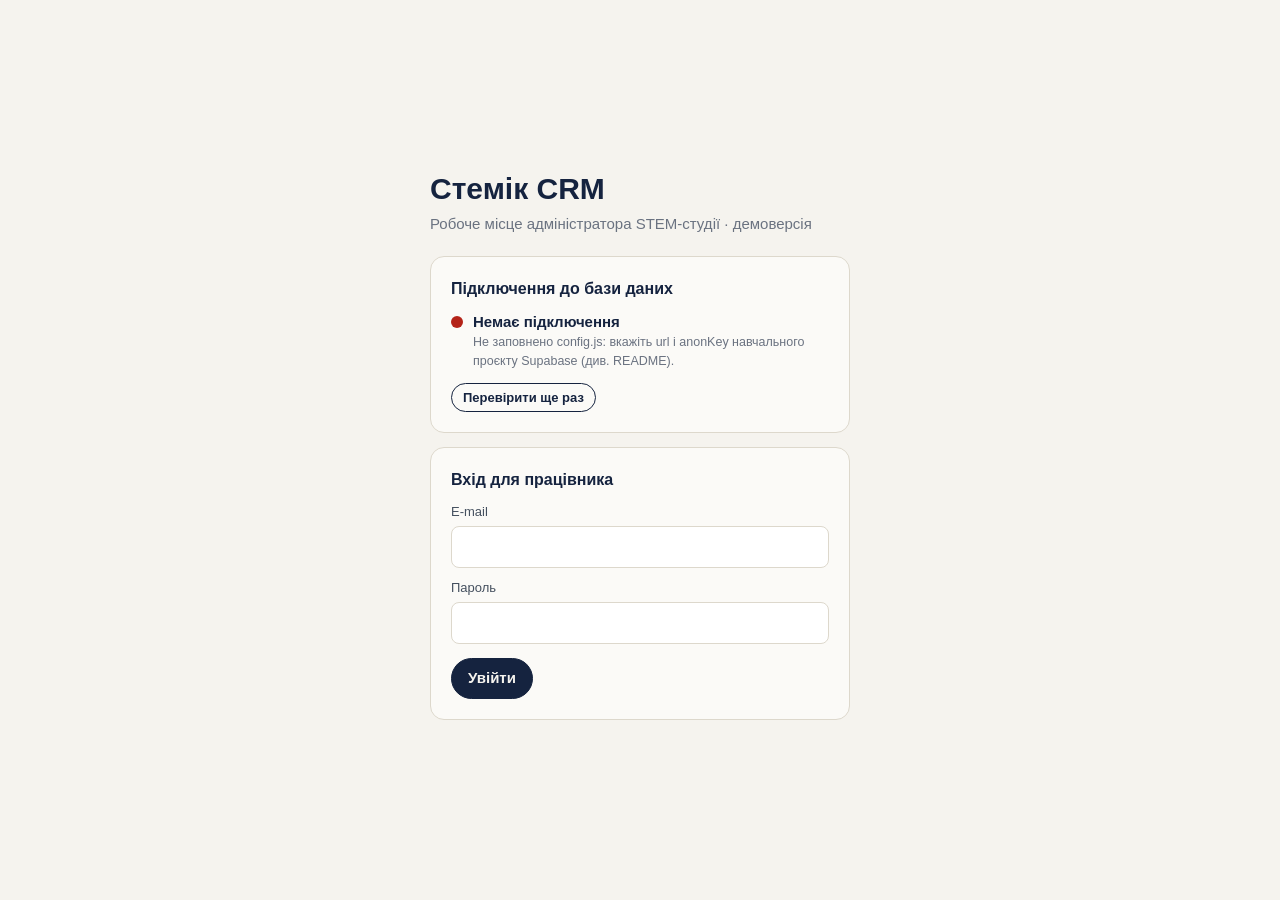
<file: crm-demo/index.html>
<!doctype html>
<html lang="uk">
<head>
<meta charset="utf-8">
<meta name="viewport" content="width=device-width, initial-scale=1">
<title>Стемік CRM</title>
<link rel="stylesheet" href="app.css">
<script src="config.js"></script>
<script src="search_sql.js"></script>
</head>
<body>

<!-- ============ Вхід ============ -->
<section id="login" class="login">
  <div class="login-box">
    <div class="brand">Стемік CRM</div>
    <div class="sub">Робоче місце адміністратора STEM-студії · демоверсія</div>

    <div class="panel">
      <h3>Підключення до бази даних</h3>
      <div class="ping"><span class="dot" id="pingDot"></span>
        <div id="pingText">Перевіряю підключення…</div></div>
      <p style="margin:12px 0 0"><button class="btn ghost sm" id="pingBtn" type="button">Перевірити ще раз</button></p>
    </div>

    <form class="panel" id="loginForm">
      <h3>Вхід для працівника</h3>
      <label for="email">E-mail</label>
      <input id="email" type="email" autocomplete="username" required>
      <label for="password">Пароль</label>
      <input id="password" type="password" autocomplete="current-password" required>
      <p style="margin:14px 0 0"><button class="btn" type="submit">Увійти</button></p>
      <div id="loginErr" class="err" hidden></div>
    </form>
  </div>
</section>

<!-- ============ Застосунок ============ -->
<div id="app" hidden>
  <header class="top"><div class="in">
    <div class="brand">Стемік <small>CRM · адміністратор</small></div>
    <nav id="nav">
      <button data-view="home">Огляд дня</button>
      <button data-view="students">Учні</button>
      <button data-view="schedule">Розклад</button>
      <button data-view="subs">Абонементи</button>
      <button data-view="debtors">Боржники</button>
    </nav>
    <div class="me"><span id="me"></span><button class="btn sm" id="logout" type="button">Вийти</button></div>
  </div></header>
  <main id="view"></main>
</div>

<div id="overlay" class="overlay" hidden><div class="drawer" id="drawer"></div></div>
<div id="toast" class="toast" hidden></div>

<script src="app.js"></script>
</body>
</html>
</file>
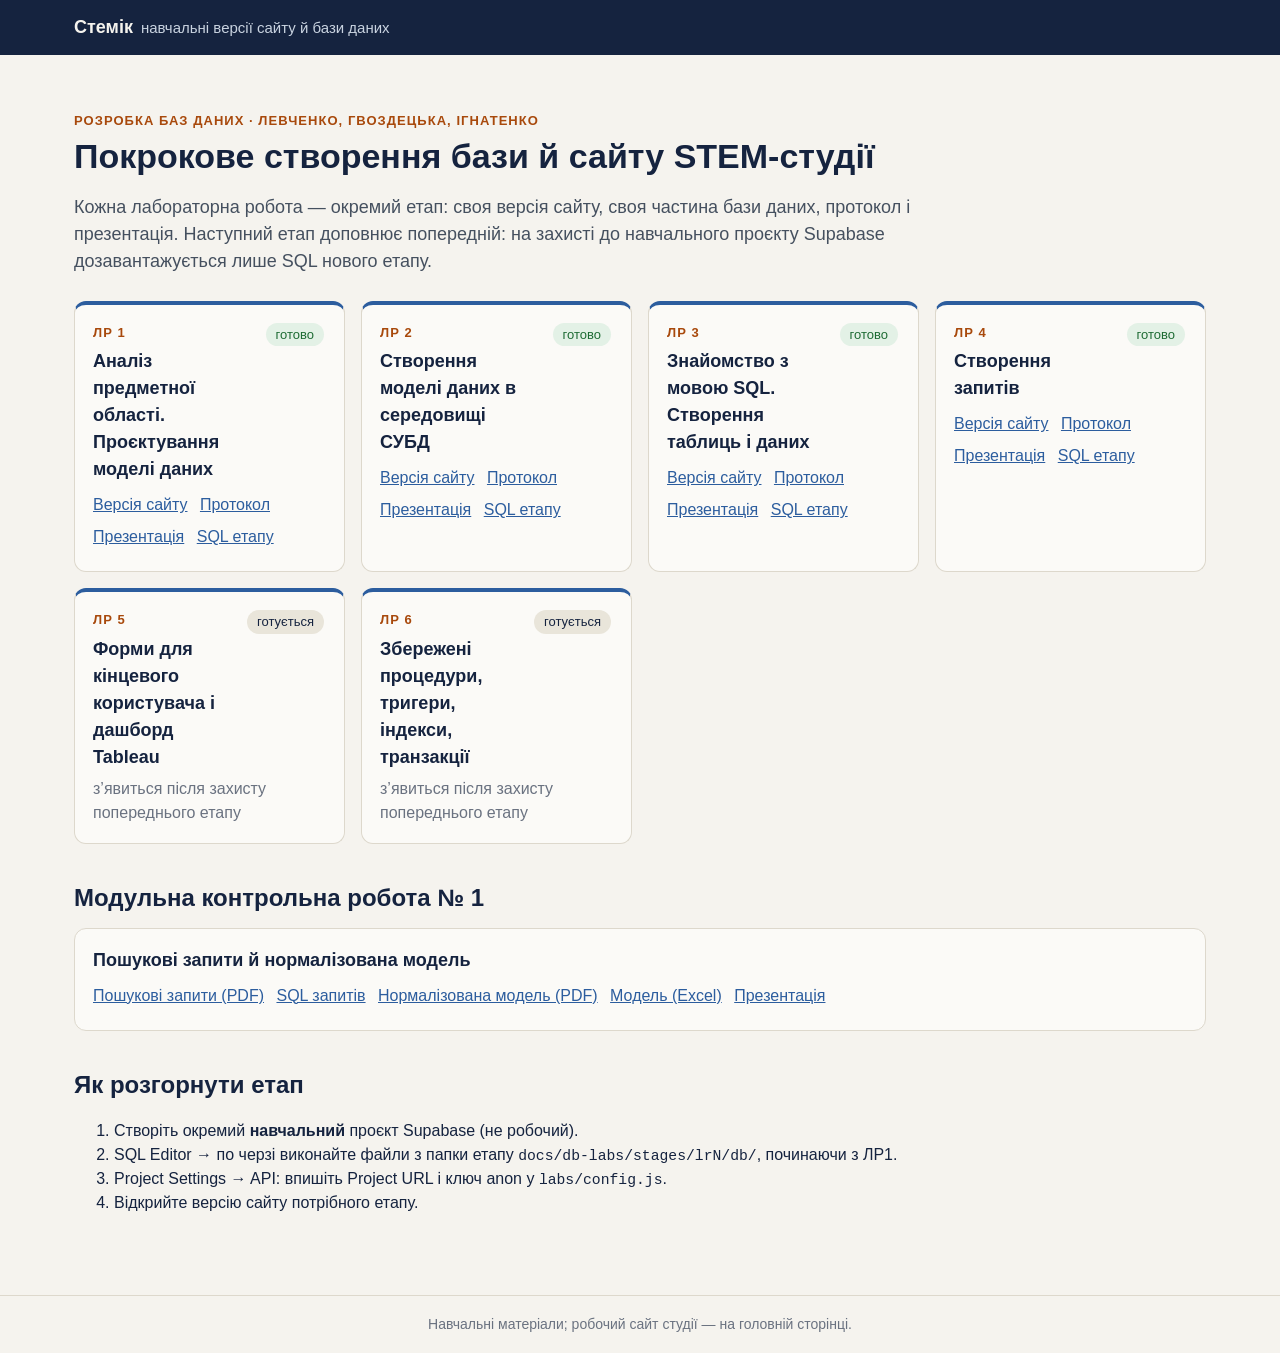
<file: labs/index.html>
<!doctype html>
<html lang="uk">
<head>
<meta charset="utf-8">
<meta name="viewport" content="width=device-width, initial-scale=1">
<title>Стемік · етапи лабораторних робіт</title>
<link rel="stylesheet" href="assets/lab.css">
<script src="stages.js"></script>
</head>
<body>
<header class="top"><div class="wrap"><span class="brand">Стемік<small>навчальні версії сайту й бази даних</small></span></div></header>
<main class="wrap">
  <section class="hero">
    <div class="eyebrow">Розробка баз даних · Левченко, Гвоздецька, Ігнатенко</div>
    <h1>Покрокове створення бази й сайту STEM-студії</h1>
    <p class="lead">Кожна лабораторна робота — окремий етап: своя версія сайту, своя частина бази даних, протокол і презентація. Наступний етап доповнює попередній: на захисті до навчального проєкту Supabase дозавантажується лише SQL нового етапу.</p>
  </section>
  <div class="grid" id="stages"></div>

  <h2>Модульна контрольна робота № 1</h2>
  <div class="card">
    <h3>Пошукові запити й нормалізована модель</h3>
    <p class="files">
      <a href="../docs/db-labs/mkr1/МКР1_Пошукові_запити.pdf">Пошукові запити (PDF)</a>
      <a href="../docs/db-labs/mkr1/mkr1_queries.sql">SQL запитів</a>
      <a href="../docs/db-labs/mkr1/МКР1_Нормалізована_модель.pdf">Нормалізована модель (PDF)</a>
      <a href="../docs/db-labs/mkr1/МКР1_Нормалізована_модель.xlsx">Модель (Excel)</a>
      <a href="../docs/db-labs/mkr1/МКР1_Презентація.pptx">Презентація</a>
    </p>
  </div>

  <h2>Як розгорнути етап</h2>
  <ol>
    <li>Створіть окремий <b>навчальний</b> проєкт Supabase (не робочий).</li>
    <li>SQL Editor → по черзі виконайте файли з папки етапу <code>docs/db-labs/stages/lrN/db/</code>, починаючи з ЛР1.</li>
    <li>Project Settings → API: впишіть Project URL і ключ anon у <code>labs/config.js</code>.</li>
    <li>Відкрийте версію сайту потрібного етапу.</li>
  </ol>
</main>
<footer>Навчальні матеріали; робочий сайт студії — на головній сторінці.</footer>
<script>
const S = [
  { n: 1, title: 'Аналіз предметної області. Проєктування моделі даних', report: 'Звіт_ЛР1_Розробка_БД' },
  { n: 2, title: 'Створення моделі даних в середовищі СУБД', report: 'Звіт_ЛР2_Розробка_БД' },
  { n: 3, title: 'Знайомство з мовою SQL. Створення таблиць і даних', report: 'Звіт_ЛР3_Розробка_БД' },
  { n: 4, title: 'Створення запитів', report: 'Звіт_ЛР4_Розробка_БД' },
  { n: 5, title: 'Форми для кінцевого користувача і дашборд Tableau', ready: false },
  { n: 6, title: 'Збережені процедури, тригери, індекси, транзакції', ready: false },
];
S.forEach((s) => { s.ready = s.n <= (window.LAB_PUBLISHED || 0); });
document.getElementById('stages').innerHTML = S.map((s) => `
  <div class="card accent stage-card">
    <span class="tag state ${s.ready ? 'ok' : ''}">${s.ready ? 'готово' : 'готується'}</span>
    <div class="eyebrow">ЛР ${s.n}</div>
    <h3 style="margin-top:6px;padding-right:90px">${s.title}</h3>
    <p class="files">${s.ready ? `<a href="lr${s.n}/">Версія сайту</a>
      <a href="../docs/db-labs/${s.report}.pdf">Протокол</a>
      <a href="../docs/db-labs/Презентація_ЛР${s.n}.pptx">Презентація</a>
      <a href="../docs/db-labs/stages/lr${s.n}/">SQL етапу</a>` : '<span style="color:var(--muted)">з’явиться після захисту попереднього етапу</span>'}</p>
  </div>`).join('');
</script>
</body>
</html>
</file>
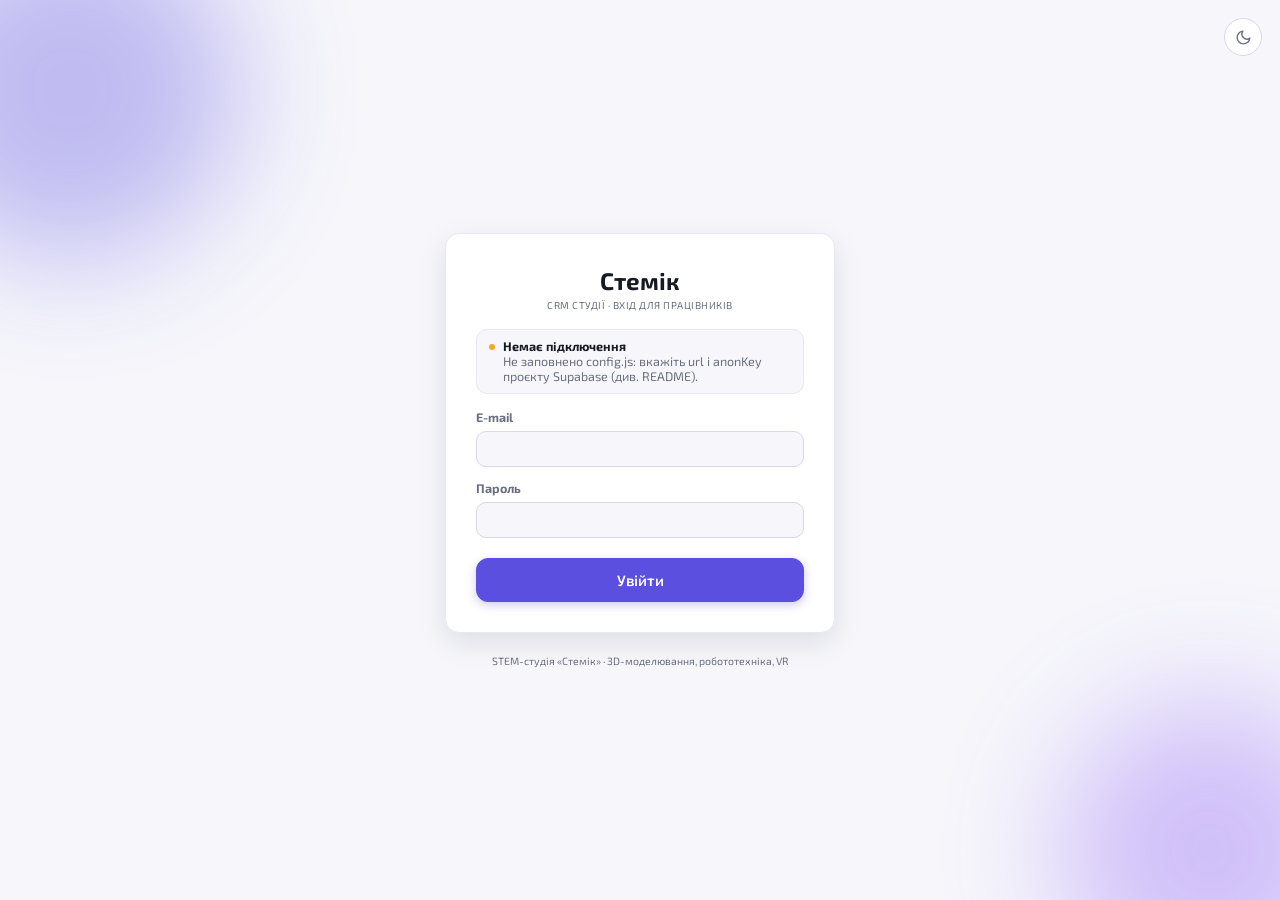
<file: site/index.html>
<!DOCTYPE html>
<html lang="uk">
<head>
<meta charset="UTF-8">
<meta name="viewport" content="width=device-width, initial-scale=1.0">
<title>Стемік · CRM студії</title>
<link rel="preconnect" href="https://fonts.googleapis.com">
<link rel="preconnect" href="https://fonts.gstatic.com" crossorigin>
<link href="https://fonts.googleapis.com/css2?family=Exo+2:wght@400;500;600;700;800&display=swap" rel="stylesheet">
<link rel="stylesheet" href="app.css">
<script>
(function(){ try {
  var t = localStorage.getItem('stemik-theme');
  if (t !== 'light' && t !== 'dark') t = (window.matchMedia && matchMedia('(prefers-color-scheme: dark)').matches) ? 'dark' : 'light';
  if (t === 'dark') document.documentElement.classList.add('theme-dark');
} catch (e) {} })();
</script>
<script src="config.js"></script>
</head>
<body>
<div id="root"></div>
<div class="toast-stack" id="toasts"></div>
<script src="app.js"></script>
</body>
</html>
</file>
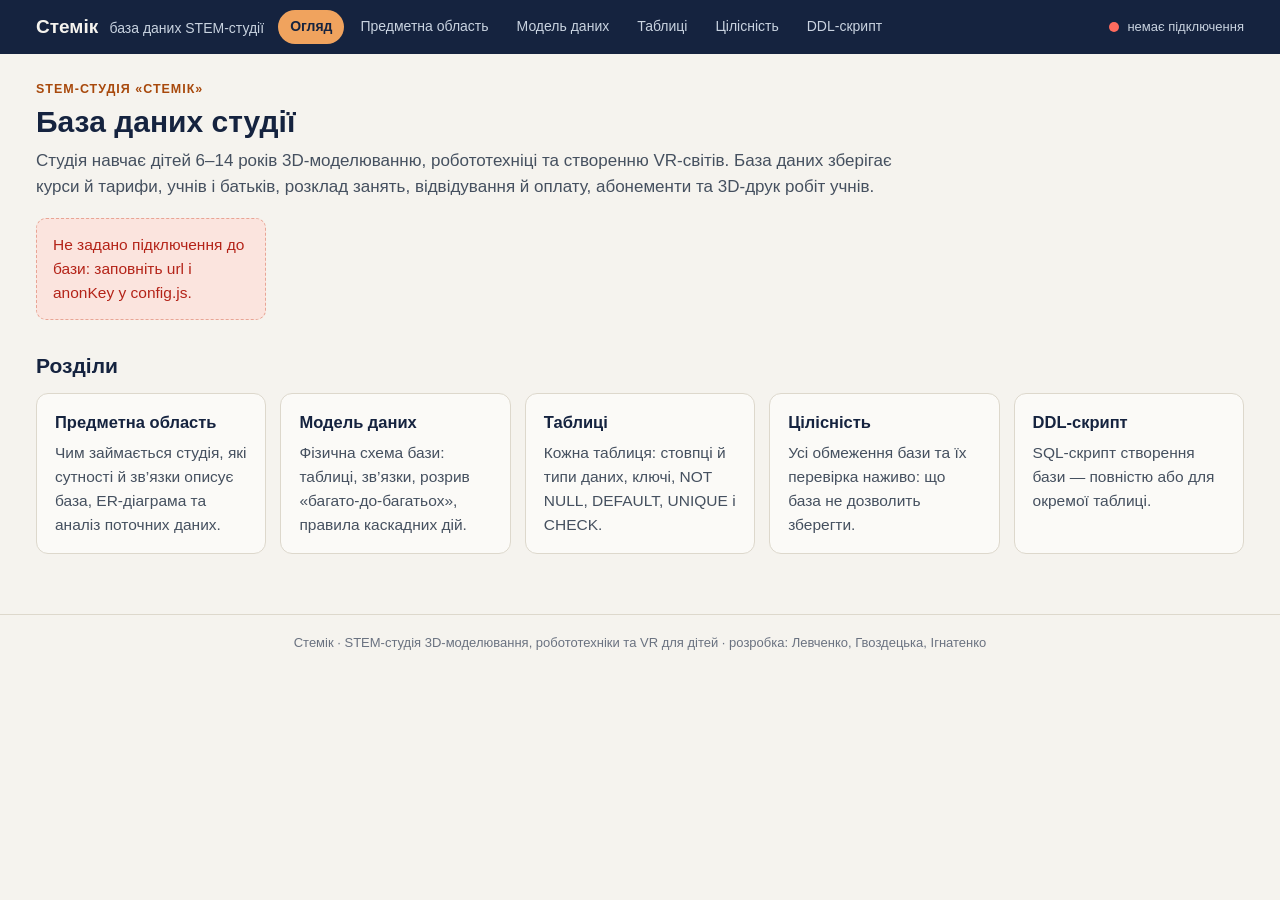
<file: studio/index.html>
<!doctype html>
<html lang="uk">
<head>
<meta charset="utf-8">
<meta name="viewport" content="width=device-width, initial-scale=1">
<title>Стемік · база даних STEM-студії</title>
<link rel="stylesheet" href="app.css">
<script src="config.js"></script>
</head>
<body>
<header class="top"><div class="in">
  <a class="brand" href="#home">Стемік <small>база даних STEM-студії</small></a>
  <nav id="nav"></nav>
  <div class="conn" title="Стан підключення до бази даних"><span class="dot" id="connDot"></span><span id="connText">підключення…</span></div>
</div></header>
<main id="view"></main>
<footer>Стемік · STEM-студія 3D-моделювання, робототехніки та VR для дітей · розробка: Левченко, Гвоздецька, Ігнатенко</footer>
<div class="zoom" id="zoom" hidden><img id="zoomImg" alt=""></div>
<script src="app.js"></script>
</body>
</html>
</file>
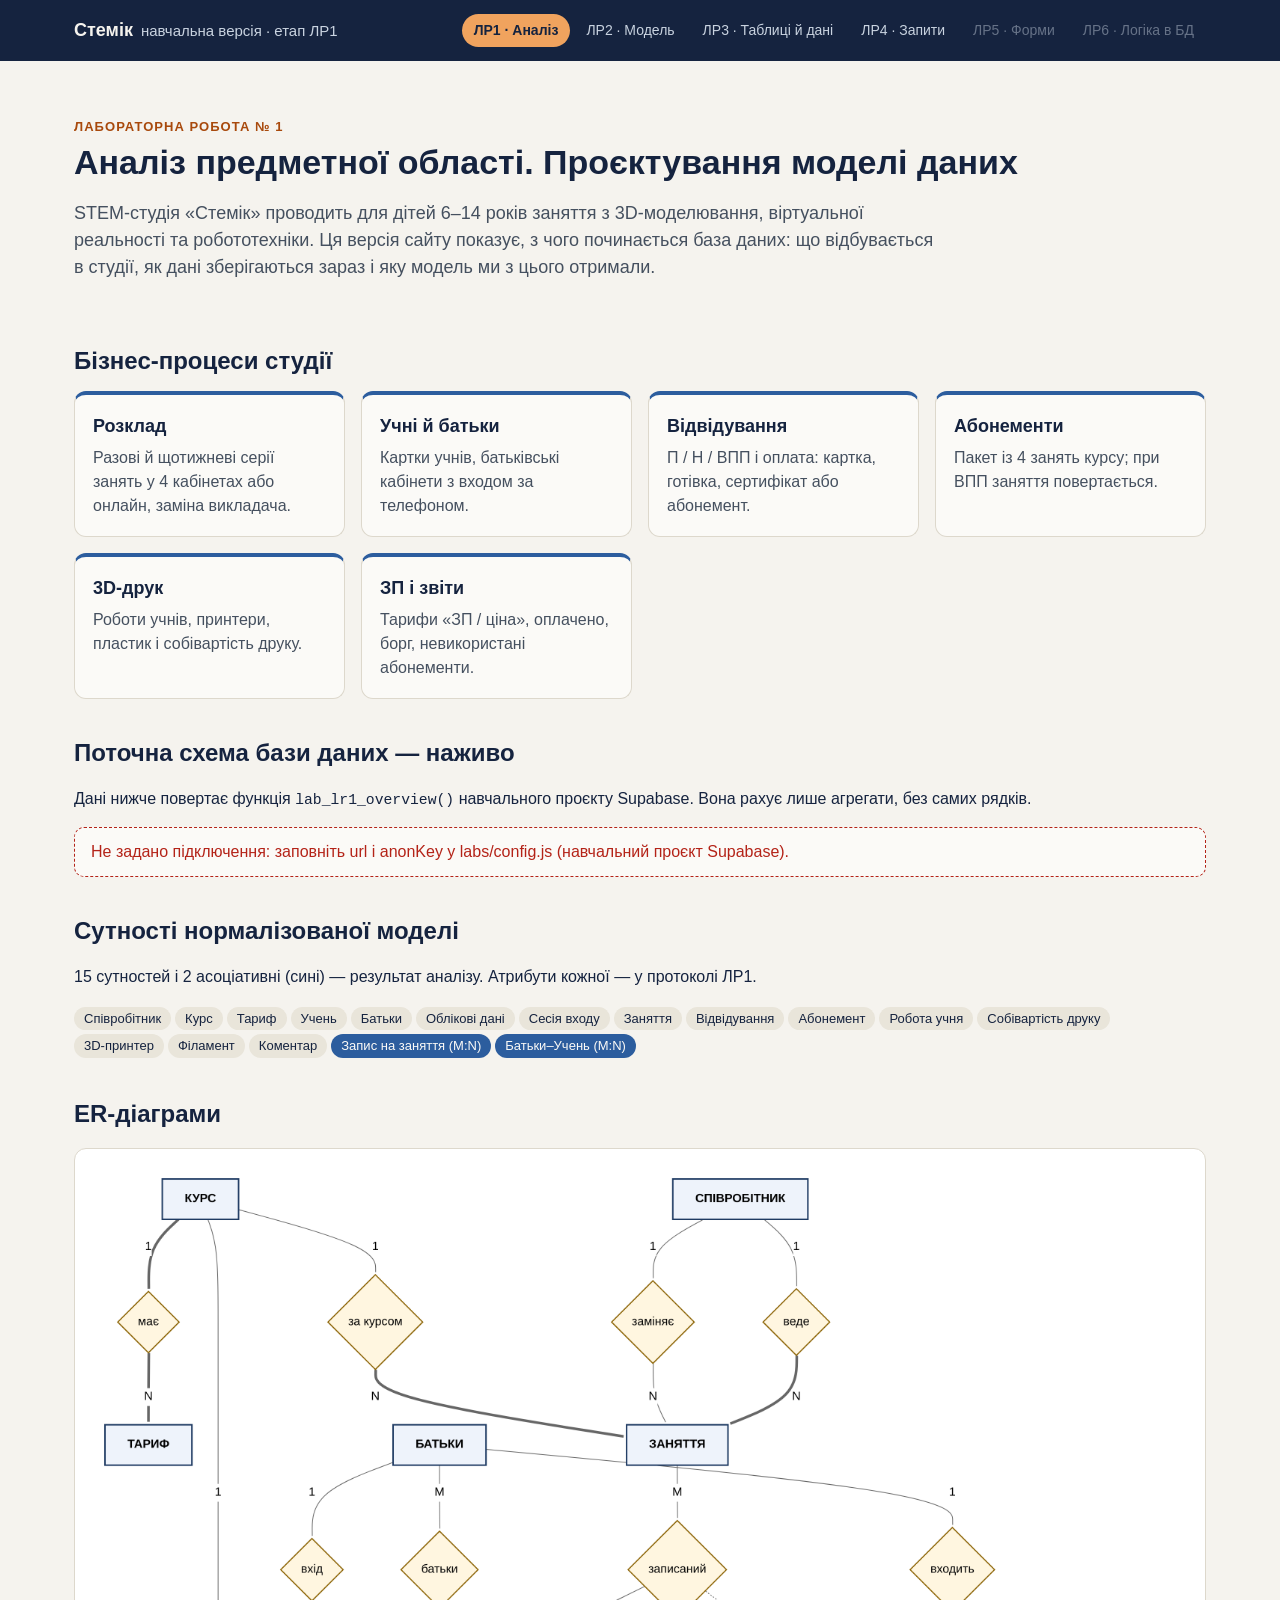
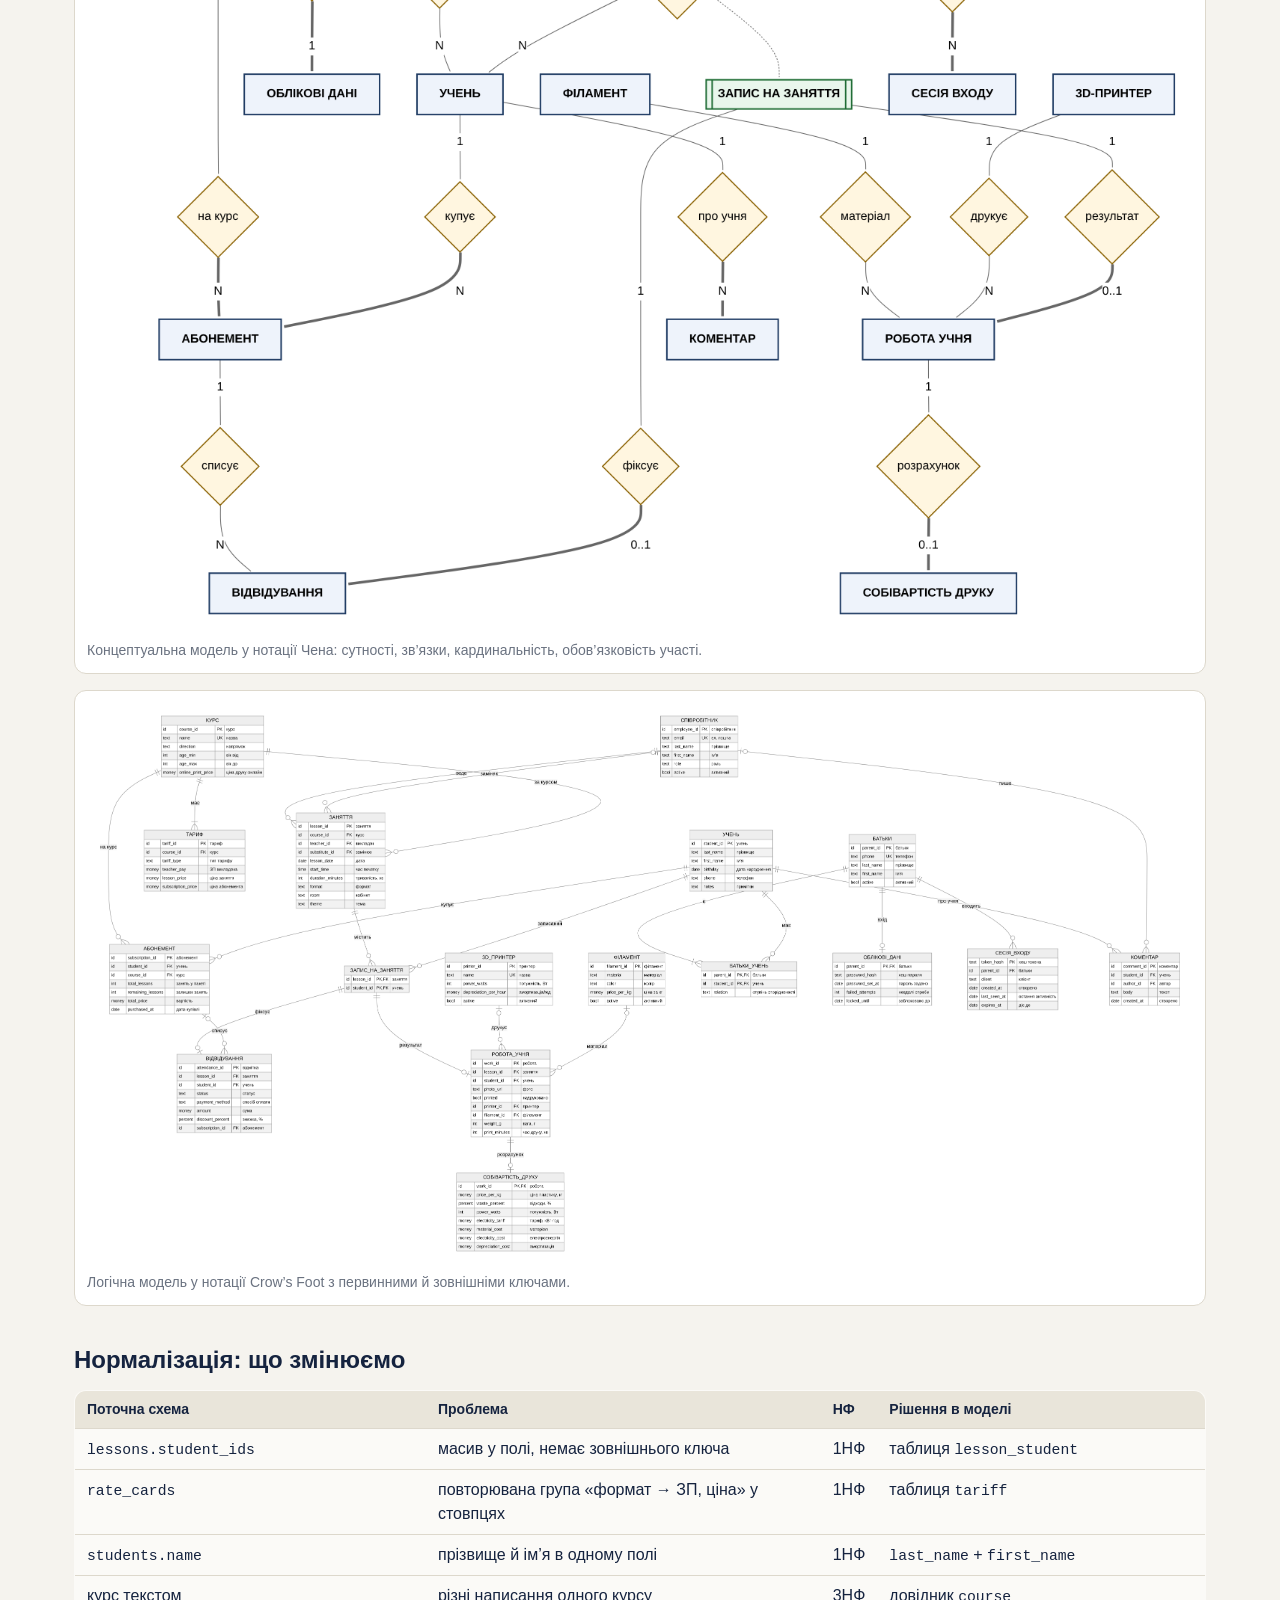
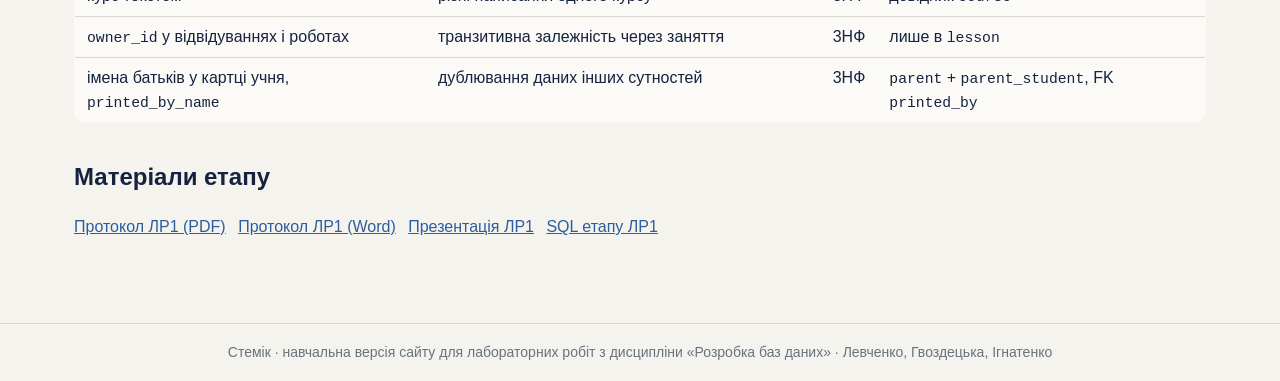
<file: labs/lr1/index.html>
<!doctype html>
<html lang="uk">
<head>
<meta charset="utf-8">
<meta name="viewport" content="width=device-width, initial-scale=1">
<title>Стемік · ЛР1 · Аналіз предметної області</title>
<link rel="stylesheet" href="../assets/lab.css">
<script>window.LAB_STAGE = 1;</script>
<script src="../config.js"></script>
<script src="../stages.js"></script>
<script src="../assets/lab.js"></script>
</head>
<body>
<main class="wrap">
  <section class="hero">
    <div class="eyebrow">Лабораторна робота № 1</div>
    <h1>Аналіз предметної області. Проєктування моделі даних</h1>
    <p class="lead">STEM-студія «Стемік» проводить для дітей 6–14 років заняття з 3D-моделювання, віртуальної реальності та робототехніки. Ця версія сайту показує, з чого починається база даних: що відбувається в студії, як дані зберігаються зараз і яку модель ми з цього отримали.</p>
  </section>

  <h2>Бізнес-процеси студії</h2>
  <div class="grid">
    <div class="card accent"><h3>Розклад</h3><p>Разові й щотижневі серії занять у 4 кабінетах або онлайн, заміна викладача.</p></div>
    <div class="card accent"><h3>Учні й батьки</h3><p>Картки учнів, батьківські кабінети з входом за телефоном.</p></div>
    <div class="card accent"><h3>Відвідування</h3><p>П / Н / ВПП і оплата: картка, готівка, сертифікат або абонемент.</p></div>
    <div class="card accent"><h3>Абонементи</h3><p>Пакет із 4 занять курсу; при ВПП заняття повертається.</p></div>
    <div class="card accent"><h3>3D-друк</h3><p>Роботи учнів, принтери, пластик і собівартість друку.</p></div>
    <div class="card accent"><h3>ЗП і звіти</h3><p>Тарифи «ЗП / ціна», оплачено, борг, невикористані абонементи.</p></div>
  </div>

  <h2>Поточна схема бази даних — наживо</h2>
  <p>Дані нижче повертає функція <code>lab_lr1_overview()</code> навчального проєкту Supabase. Вона рахує лише агрегати, без самих рядків.</p>
  <div id="live" class="status">Завантаження даних з бази…</div>

  <h2>Сутності нормалізованої моделі</h2>
  <p>15 сутностей і 2 асоціативні (сині) — результат аналізу. Атрибути кожної — у протоколі ЛР1.</p>
  <div id="entities"></div>

  <h2>ER-діаграми</h2>
  <figure><img src="../../docs/db-labs/img/fig1_1_chen.png" alt="Концептуальна ER-діаграма в нотації Чена" loading="lazy"><figcaption>Концептуальна модель у нотації Чена: сутності, зв’язки, кардинальність, обов’язковість участі.</figcaption></figure>
  <figure><img src="../../docs/db-labs/img/fig1_2_crowsfoot.png" alt="Логічна ER-діаграма в нотації Crow’s Foot" loading="lazy"><figcaption>Логічна модель у нотації Crow’s Foot з первинними й зовнішніми ключами.</figcaption></figure>

  <h2>Нормалізація: що змінюємо</h2>
  <table class="data">
    <tr><th>Поточна схема</th><th>Проблема</th><th>НФ</th><th>Рішення в моделі</th></tr>
    <tr><td><code>lessons.student_ids</code></td><td>масив у полі, немає зовнішнього ключа</td><td>1НФ</td><td>таблиця <code>lesson_student</code></td></tr>
    <tr><td><code>rate_cards</code></td><td>повторювана група «формат → ЗП, ціна» у стовпцях</td><td>1НФ</td><td>таблиця <code>tariff</code></td></tr>
    <tr><td><code>students.name</code></td><td>прізвище й ім’я в одному полі</td><td>1НФ</td><td><code>last_name</code> + <code>first_name</code></td></tr>
    <tr><td>курс текстом</td><td>різні написання одного курсу</td><td>3НФ</td><td>довідник <code>course</code></td></tr>
    <tr><td><code>owner_id</code> у відвідуваннях і роботах</td><td>транзитивна залежність через заняття</td><td>3НФ</td><td>лише в <code>lesson</code></td></tr>
    <tr><td>імена батьків у картці учня, <code>printed_by_name</code></td><td>дублювання даних інших сутностей</td><td>3НФ</td><td><code>parent</code> + <code>parent_student</code>, FK <code>printed_by</code></td></tr>
  </table>

  <h2>Матеріали етапу</h2>
  <p class="files">
    <a href="../../docs/db-labs/Звіт_ЛР1_Розробка_БД.pdf">Протокол ЛР1 (PDF)</a>
    <a href="../../docs/db-labs/Звіт_ЛР1_Розробка_БД.docx">Протокол ЛР1 (Word)</a>
    <a href="../../docs/db-labs/Презентація_ЛР1.pptx">Презентація ЛР1</a>
    <a href="../../docs/db-labs/stages/lr1/">SQL етапу ЛР1</a>
  </p>
</main>
<footer>Стемік · навчальна версія сайту для лабораторних робіт з дисципліни «Розробка баз даних» · Левченко, Гвоздецька, Ігнатенко</footer>
<script>
Lab.header(1);

const ENTITIES = ['Співробітник', 'Курс', 'Тариф', 'Учень', 'Батьки', 'Облікові дані', 'Сесія входу', 'Заняття',
  'Відвідування', 'Абонемент', 'Робота учня', 'Собівартість друку', '3D-принтер', 'Філамент', 'Коментар'];
document.getElementById('entities').innerHTML =
  ENTITIES.map((e) => `<span class="tag">${e}</span>`).join('') +
  '<span class="tag m">Запис на заняття (M:N)</span><span class="tag m">Батьки–Учень (M:N)</span>';

(async () => {
  const box = document.getElementById('live');
  try {
    const d = await Lab.rpc('lab_lr1_overview');
    const a = d.anomalies, o = d.objects, e = Lab.esc;
    const spell = a.course_spellings.map((c) => `<span class="tag">${e(c.course)} · ${c.rows}</span>`).join('');
    box.className = '';
    box.innerHTML = `
      <div class="grid">
        <div class="card"><div class="num">${o.tables}</div><div>таблиць</div></div>
        <div class="card"><div class="num">${o.views}</div><div>представлень</div></div>
        <div class="card"><div class="num">${o.functions}</div><div>функцій</div></div>
        <div class="card"><div class="num">${o.triggers}</div><div>тригерів</div></div>
        <div class="card"><div class="num">${d.foreign_keys.length}</div><div>зовнішніх ключів</div></div>
      </div>
      <h3 style="margin-top:24px">Таблиці</h3>
      <table class="data"><tr><th>Таблиця</th><th style="text-align:right">Рядків</th><th style="text-align:right">Стовпців</th><th style="text-align:right">FK</th></tr>
        ${d.tables.map((t) => `<tr><td><code>${e(t.name)}</code></td><td class="n">${t.rows}</td><td class="n">${t.columns}</td><td class="n">${t.fks}</td></tr>`).join('')}
      </table>
      <h3 style="margin-top:24px">Аномалії, які виявив аналіз</h3>
      <div class="grid">
        <div class="card"><div class="num" style="color:var(--bad)">${a.student_ids_orphan}</div><div>з ${a.student_ids_total} ідентифікаторів учнів у масивах <code>lessons.student_ids</code> посилаються на неіснуючих учнів — зовнішнього ключа немає</div></div>
        <div class="card"><div class="num" style="color:var(--bad)">${a.attendance_not_in_lesson}</div><div>відмітки відвідування учнів, яких немає в масиві учнів заняття</div></div>
        <div class="card"><div class="num" style="color:var(--bad)">${a.course_spellings.length}</div><div>написань назв курсів у заняттях і абонементах при ${a.courses_in_rate_cards} курсах у тарифах</div></div>
        <div class="card"><div class="num">${a.rate_cards_columns}</div><div>стовпців у <code>rate_cards</code> — повторювана група «формат → ЗП / ціна»</div></div>
        <div class="card"><div class="num">${a.students_with_parent_names}</div><div>карток учнів з іменами батьків, що дублюють дані батьківських кабінетів</div></div>
        <div class="card"><div class="num">${a.works_with_printed_by_name}</div><div>робіт з іменем «хто надрукував», записаним текстом</div></div>
      </div>
      <div class="callout"><b>Назви курсів у даних:</b><br>${spell}</div>
      <p style="color:var(--muted);font-size:14px">Оновлено: ${new Date(d.generated_at).toLocaleString('uk-UA')}</p>`;
  } catch (err) {
    Lab.status(box, err);
  }
})();
</script>
</body>
</html>
</file>
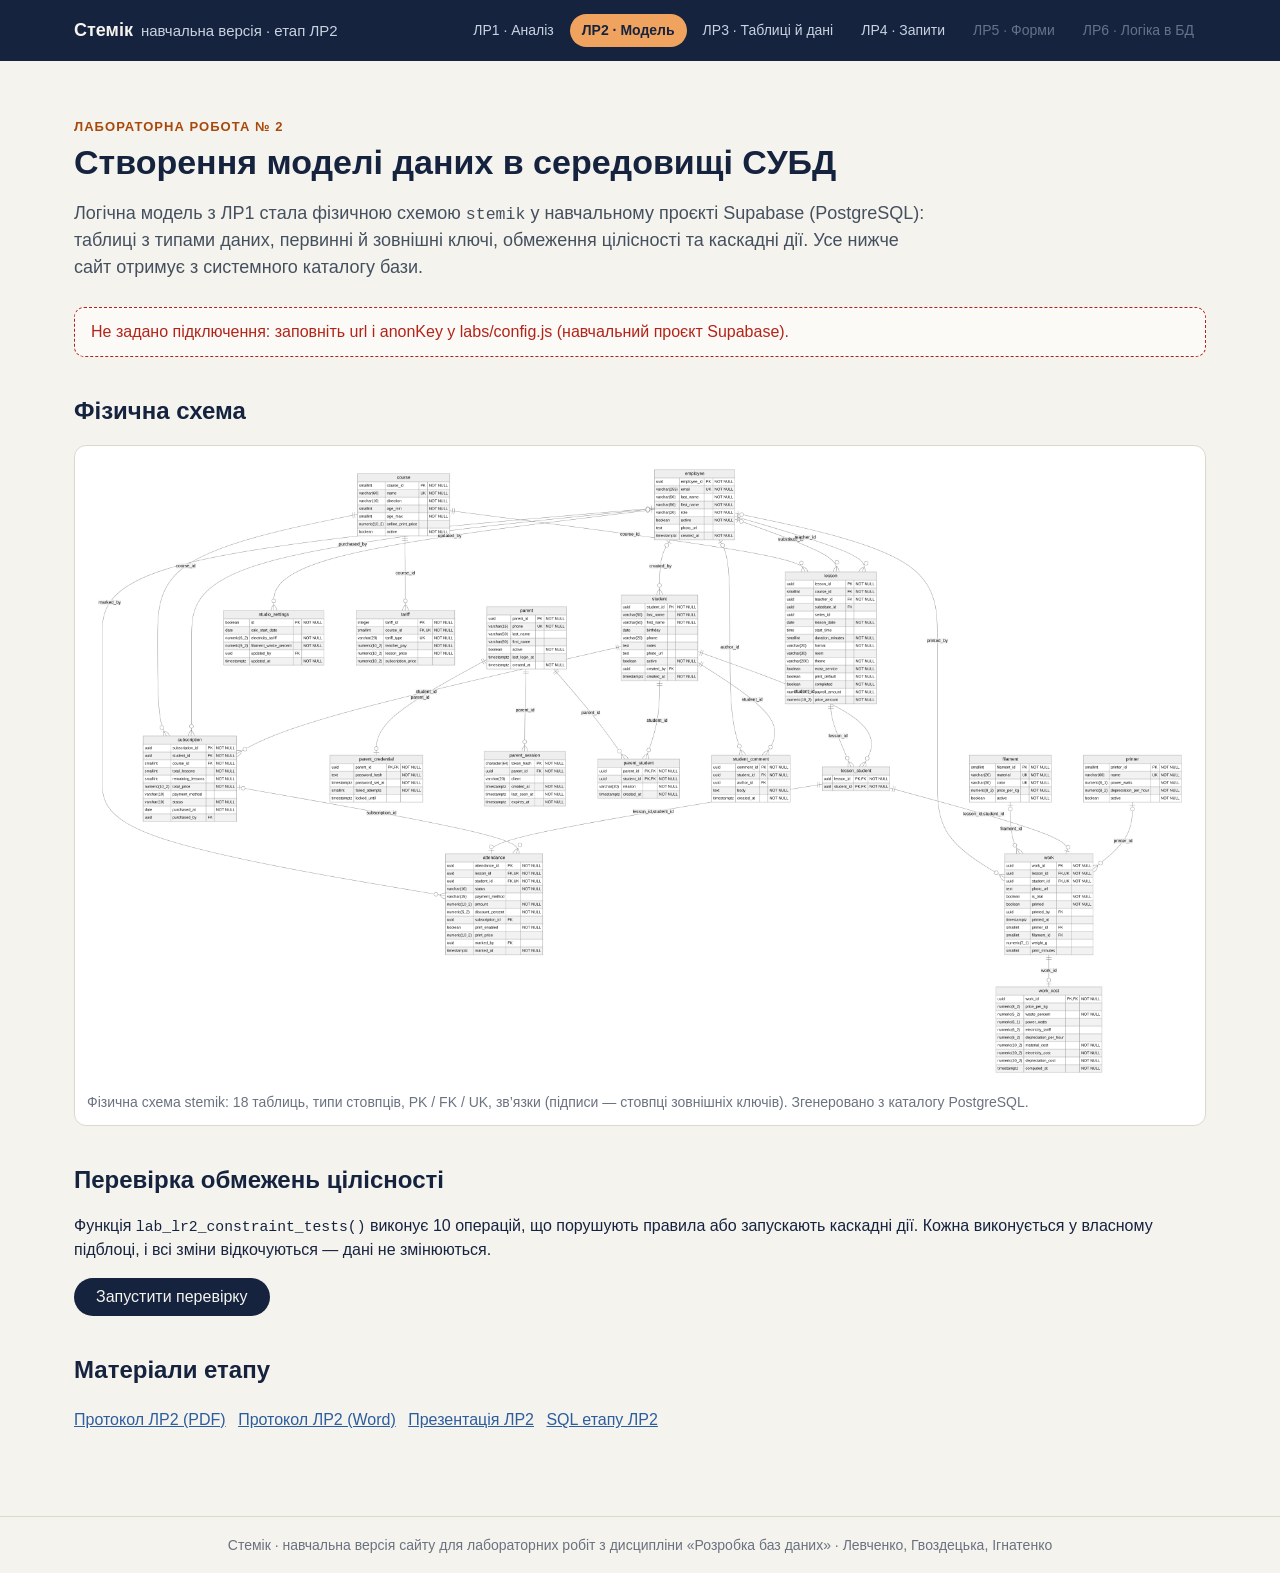
<file: labs/lr2/index.html>
<!doctype html>
<html lang="uk">
<head>
<meta charset="utf-8">
<meta name="viewport" content="width=device-width, initial-scale=1">
<title>Стемік · ЛР2 · Модель даних у СУБД</title>
<link rel="stylesheet" href="../assets/lab.css">
<script>window.LAB_STAGE = 2;</script>
<script src="../config.js"></script>
<script src="../stages.js"></script>
<script src="../assets/lab.js"></script>
<style>
  details.tbl { background: var(--paper); border: 1px solid var(--line); border-radius: 10px; margin: 8px 0; }
  details.tbl summary { cursor: pointer; padding: 10px 14px; display: flex; gap: 12px; align-items: baseline; flex-wrap: wrap; }
  details.tbl summary b { font-family: 'JetBrains Mono', Consolas, monospace; }
  details.tbl summary span { color: var(--muted); font-size: 14px; }
  details.tbl table.data { border: none; border-radius: 0; }
  .rule { font-family: 'JetBrains Mono', Consolas, monospace; font-size: 13px; padding: 2px 8px; border-radius: 6px; }
  .rule.CASCADE { background: #DCE7F5; color: var(--blue); }
  .rule.RESTRICT { background: #FBE4DE; color: var(--bad); }
  .rule.SET.NULL, .rule.SETNULL { background: #EEE9DD; color: var(--ink); }
  button.run { background: var(--navy); color: var(--light); border: 0; border-radius: 999px; padding: 10px 22px; font-size: 16px; cursor: pointer; }
  button.run:disabled { opacity: .6; cursor: wait; }
</style>
</head>
<body>
<main class="wrap">
  <section class="hero">
    <div class="eyebrow">Лабораторна робота № 2</div>
    <h1>Створення моделі даних в середовищі СУБД</h1>
    <p class="lead">Логічна модель з ЛР1 стала фізичною схемою <code id="schemaName">stemik</code> у навчальному проєкті Supabase (PostgreSQL): таблиці з типами даних, первинні й зовнішні ключі, обмеження цілісності та каскадні дії. Усе нижче сайт отримує з системного каталогу бази.</p>
  </section>

  <div id="live" class="status">Завантаження даних з бази…</div>

  <h2>Фізична схема</h2>
  <figure><img src="../../docs/db-labs/img/fig2_1_physical.png" alt="Фізична схема бази даних stemik" loading="lazy"><figcaption>Фізична схема stemik: 18 таблиць, типи стовпців, PK / FK / UK, зв’язки (підписи — стовпці зовнішніх ключів). Згенеровано з каталогу PostgreSQL.</figcaption></figure>

  <h2>Перевірка обмежень цілісності</h2>
  <p>Функція <code>lab_lr2_constraint_tests()</code> виконує 10 операцій, що порушують правила або запускають каскадні дії. Кожна виконується у власному підблоці, і всі зміни відкочуються — дані не змінюються.</p>
  <p><button class="run" id="run">Запустити перевірку</button></p>
  <div id="tests"></div>

  <h2>Матеріали етапу</h2>
  <p class="files">
    <a href="../../docs/db-labs/Звіт_ЛР2_Розробка_БД.pdf">Протокол ЛР2 (PDF)</a>
    <a href="../../docs/db-labs/Звіт_ЛР2_Розробка_БД.docx">Протокол ЛР2 (Word)</a>
    <a href="../../docs/db-labs/Презентація_ЛР2.pptx">Презентація ЛР2</a>
    <a href="../../docs/db-labs/stages/lr2/">SQL етапу ЛР2</a>
  </p>
</main>
<footer>Стемік · навчальна версія сайту для лабораторних робіт з дисципліни «Розробка баз даних» · Левченко, Гвоздецька, Ігнатенко</footer>
<script>
Lab.header(2);
const e = Lab.esc;

(async () => {
  const box = document.getElementById('live');
  try {
    const d = await Lab.rpc('lab_lr2_model');
    const c = d.counts;
    const rule = (r) => `<span class="rule ${r.replace(' ', '')}">${r}</span>`;
    const tables = d.tables.map((t) => `
      <details class="tbl"><summary><b>${e(t.name)}</b><span>${e(t.comment || '')}</span><span>· ${t.columns.length} стовпців · ${t.rows} рядків</span></summary>
        <table class="data"><tr><th>Стовпець</th><th>Тип</th><th>NOT NULL</th><th>За замовчуванням</th><th>Ключ</th></tr>
        ${t.columns.map((col) => `<tr><td><code>${e(col.name)}</code></td><td><code>${e(col.type)}</code></td><td>${col.not_null ? 'так' : ''}</td><td><code>${e(col.default || '')}</code></td><td><b style="color:var(--orange)">${e(col.keys || '')}</b></td></tr>`).join('')}
        </table></details>`).join('');
    const checksBy = {};
    d.checks.forEach((k) => (checksBy[k.table] = checksBy[k.table] || []).push(k));
    const checks = Object.entries(checksBy).map(([t, list]) => `
      <details class="tbl"><summary><b>${e(t)}</b><span>${list.length} CHECK</span></summary>
        <table class="data">${list.map((k) => `<tr><td><code>${e(k.name)}</code></td><td><code>${e(k.definition)}</code></td></tr>`).join('')}</table>
      </details>`).join('');
    if (d.schema) document.getElementById('schemaName').textContent = d.schema;
    box.className = '';
    box.innerHTML = `
      <h2 style="margin-top:8px">Фізична модель — наживо</h2>
      <div class="grid">
        <div class="card"><div class="num">${c.tables}</div><div>таблиць у схемі <code>${e(d.schema || 'stemik')}</code></div></div>
        <div class="card"><div class="num">${c.fk}</div><div>зовнішніх ключів</div></div>
        <div class="card"><div class="num">${c.check}</div><div>CHECK-обмежень</div></div>
        <div class="card"><div class="num">${c.pk} / ${c.unique}</div><div>первинних / унікальних ключів</div></div>
        <div class="card"><div class="num">${c.rows}</div><div>рядків тестових даних</div></div>
      </div>
      <h2>Таблиці, типи й ключі</h2>
      <p>Натисніть на таблицю, щоб побачити її стовпці.</p>
      ${tables}
      <h2>Зовнішні ключі й каскадні дії</h2>
      <table class="data"><tr><th>Дочірня таблиця</th><th>Стовпці</th><th>Посилається на</th><th>ON DELETE</th><th>ON UPDATE</th></tr>
        ${d.foreign_keys.map((f) => `<tr><td><code>${e(f.child)}</code></td><td><code>${e(f.columns)}</code></td><td><code>${e(f.parent)}</code></td><td>${rule(f.on_delete)}</td><td>${rule(f.on_update)}</td></tr>`).join('')}
      </table>
      <h2>CHECK-обмеження</h2>
      ${checks}
      <h2>Поточна схема → модель</h2>
      <table class="data"><tr><th>Поточна схема (Supabase)</th><th>Модель (${e(d.schema || 'stemik')})</th><th>Що змінено</th></tr>
        ${d.mapping.map((m) => `<tr><td><code>${e(m.current)}</code></td><td><code>${e(m.model)}</code></td><td>${e(m.change)}</td></tr>`).join('')}
      </table>`;
  } catch (err) {
    Lab.status(box, err);
  }
})();

document.getElementById('run').addEventListener('click', async (ev) => {
  const btn = ev.target, out = document.getElementById('tests');
  btn.disabled = true; Lab.status(out);
  try {
    const rows = await Lab.rpc('lab_lr2_constraint_tests');
    const passed = rows.filter((r) => r.ok).length;
    out.className = '';
    out.innerHTML = `<p><span class="tag ${passed === rows.length ? 'ok' : 'bad'}">${passed} з ${rows.length} перевірок дали очікуваний результат</span></p>
      <table class="data"><tr><th>№</th><th>Перевірка</th><th>Очікується</th><th>Результат</th></tr>
      ${rows.map((r) => `<tr><td>${r.no}</td><td>${e(r.test)}</td><td>${e(r.expected)}</td><td><span class="tag ${r.ok ? 'ok' : 'bad'}">${r.ok ? 'так' : 'ні'}</span> <code>${e(r.result)}</code></td></tr>`).join('')}
      </table>`;
  } catch (err) {
    Lab.status(out, err);
  } finally {
    btn.disabled = false;
  }
});
</script>
</body>
</html>
</file>
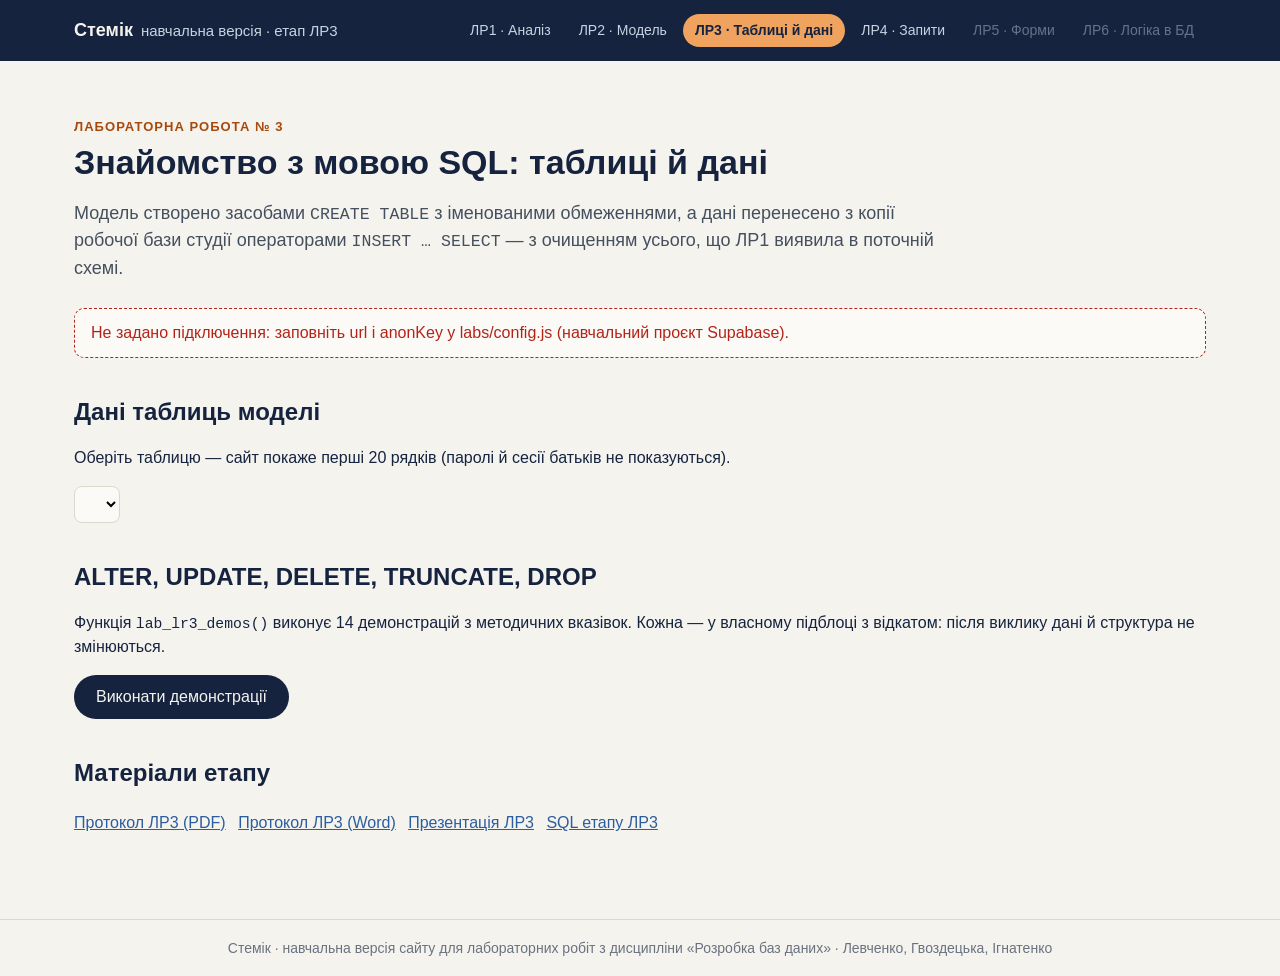
<file: labs/lr3/index.html>
<!doctype html>
<html lang="uk">
<head>
<meta charset="utf-8">
<meta name="viewport" content="width=device-width, initial-scale=1">
<title>Стемік · ЛР3 · Таблиці й дані</title>
<link rel="stylesheet" href="../assets/lab.css">
<script>window.LAB_STAGE = 3;</script>
<script src="../config.js"></script>
<script src="../stages.js"></script>
<script src="../assets/lab.js"></script>
<style>
  .scroll { overflow-x: auto; border: 1px solid var(--line); border-radius: 12px; background: var(--paper); }
  .scroll table.data { border: none; border-radius: 0; font-size: 14px; white-space: nowrap; }
  select, button.run { font: inherit; }
  select { padding: 8px 12px; border-radius: 8px; border: 1px solid var(--line); background: var(--paper); }
  button.run { background: var(--navy); color: var(--light); border: 0; border-radius: 999px; padding: 10px 22px; cursor: pointer; }
  button.run:disabled { opacity: .6; cursor: wait; }
  .cat { font-family: 'JetBrains Mono', Consolas, monospace; font-size: 13px; }
</style>
</head>
<body>
<main class="wrap">
  <section class="hero">
    <div class="eyebrow">Лабораторна робота № 3</div>
    <h1>Знайомство з мовою SQL: таблиці й дані</h1>
    <p class="lead">Модель створено засобами <code>CREATE TABLE</code> з іменованими обмеженнями, а дані перенесено з копії робочої бази студії операторами <code>INSERT … SELECT</code> — з очищенням усього, що ЛР1 виявила в поточній схемі.</p>
  </section>

  <div id="live" class="status">Завантаження даних з бази…</div>

  <h2>Дані таблиць моделі</h2>
  <p>Оберіть таблицю — сайт покаже перші 20 рядків (паролі й сесії батьків не показуються).</p>
  <p><select id="tbl"></select></p>
  <div id="browse"></div>

  <h2>ALTER, UPDATE, DELETE, TRUNCATE, DROP</h2>
  <p>Функція <code>lab_lr3_demos()</code> виконує 14 демонстрацій з методичних вказівок. Кожна — у власному підблоці з відкатом: після виклику дані й структура не змінюються.</p>
  <p><button class="run" id="run">Виконати демонстрації</button></p>
  <div id="demos"></div>

  <h2>Матеріали етапу</h2>
  <p class="files">
    <a href="../../docs/db-labs/Звіт_ЛР3_Розробка_БД.pdf">Протокол ЛР3 (PDF)</a>
    <a href="../../docs/db-labs/Звіт_ЛР3_Розробка_БД.docx">Протокол ЛР3 (Word)</a>
    <a href="../../docs/db-labs/Презентація_ЛР3.pptx">Презентація ЛР3</a>
    <a href="../../docs/db-labs/stages/lr3/">SQL етапу ЛР3</a>
  </p>
</main>
<footer>Стемік · навчальна версія сайту для лабораторних робіт з дисципліни «Розробка баз даних» · Левченко, Гвоздецька, Ігнатенко</footer>
<script>
Lab.header(3);
const e = Lab.esc;
const fmt = (v) => v === null ? '<span style="color:var(--muted)">NULL</span>'
  : typeof v === 'object' ? e(JSON.stringify(v)) : e(String(v).length > 40 ? String(v).slice(0, 38) + '…' : v);

async function browse(t) {
  const out = document.getElementById('browse');
  Lab.status(out);
  try {
    const d = await Lab.rpc('lab_lr3_browse', { p_table: t, p_limit: 20 });
    const cols = d.rows.length ? Object.keys(d.rows[0]) : [];
    out.className = '';
    out.innerHTML = `<p><span class="tag">${e(d.table)}</span> показано ${d.rows.length} з ${d.total} рядків</p>
      <div class="scroll"><table class="data"><tr>${cols.map((c) => `<th>${e(c)}</th>`).join('')}</tr>
      ${d.rows.map((r) => `<tr>${cols.map((c) => `<td>${fmt(r[c])}</td>`).join('')}</tr>`).join('')}</table></div>`;
  } catch (err) { Lab.status(out, err); }
}

(async () => {
  const box = document.getElementById('live');
  try {
    const d = await Lab.rpc('lab_lr3_overview');
    const c = d.constraints, k = d.cleaning;
    const total = d.migration.reduce((s, m) => s + (m.target.includes('/') ? 0 : m.dst), 0);
    box.className = '';
    box.innerHTML = `
      <div class="grid">
        <div class="card"><div class="num">${c.named}</div><div>обмежень з явними назвами (${c.pk} PK, ${c.fk} FK, ${c.unique} UK, ${c.check} CHECK)</div></div>
        <div class="card"><div class="num">${d.migration.find((m) => m.target === 'lesson').dst}</div><div>занять перенесено з робочої бази</div></div>
        <div class="card"><div class="num">${d.migration.find((m) => m.target === 'attendance').dst}</div><div>відміток відвідування</div></div>
        <div class="card"><div class="num">${d.migration.find((m) => m.target === 'lesson_student').dst}</div><div>записів учнів на заняття</div></div>
      </div>
      <h2>Перенесення даних: поточна схема → модель</h2>
      <table class="data"><tr><th>Поточна схема</th><th style="text-align:right">Рядків</th><th>Модель</th><th style="text-align:right">Рядків</th><th>Примітка</th></tr>
        ${d.migration.map((m) => `<tr><td><code>${e(m.source)}</code></td><td class="n">${m.src}</td><td><code>${e(m.target)}</code></td><td class="n">${m.dst}</td><td>${e(m.note)}</td></tr>`).join('')}
      </table>
      <h3 style="margin-top:20px">Що очищено під час перенесення</h3>
      <div class="grid">
        <div class="card"><div class="num" style="color:var(--bad)">${k.orphan_ids}</div><div>ідентифікаторів неіснуючих учнів у масивах занять — відкинуто</div></div>
        <div class="card"><div class="num" style="color:var(--bad)">${k.course_spellings} → 9</div><div>написань курсів зведено до довідника</div></div>
        <div class="card"><div class="num" style="color:var(--bad)">${k.subscriptions_capped}</div><div>абонементи із залишком, більшим за пакет, — обрізано</div></div>
        <div class="card"><div class="num" style="color:var(--bad)">${k.work_duplicates}</div><div>дублікати робіт учня на одному занятті — об’єднано</div></div>
        <div class="card"><div class="num">${k.parents_from_cards}</div><div>записів батьків отримано з карток учнів</div></div>
      </div>`;
    const sel = document.getElementById('tbl');
    sel.innerHTML = d.tables.map((t) => `<option ${t === 'lesson' ? 'selected' : ''}>${e(t)}</option>`).join('');
    sel.addEventListener('change', () => browse(sel.value));
    browse(sel.value);
  } catch (err) {
    Lab.status(box, err);
  }
})();

document.getElementById('run').addEventListener('click', async (ev) => {
  const btn = ev.target, out = document.getElementById('demos');
  btn.disabled = true; Lab.status(out);
  try {
    const rows = await Lab.rpc('lab_lr3_demos');
    rows.sort((a, b) => a.no - b.no);
    const ok = rows.filter((r) => r.ok).length;
    out.className = '';
    out.innerHTML = `<p><span class="tag ${ok === rows.length ? 'ok' : 'bad'}">${ok} з ${rows.length} демонстрацій дали очікуваний результат</span></p>
      <table class="data"><tr><th>№</th><th>Оператор</th><th>Що робимо</th><th>Результат</th></tr>
      ${rows.map((r) => `<tr><td>${r.no}</td><td class="cat">${e(r.category)}</td><td>${e(r.step)}</td><td><span class="tag ${r.ok ? 'ok' : 'bad'}">${r.ok ? 'так' : 'ні'}</span> ${e(r.result)}</td></tr>`).join('')}
      </table>`;
  } catch (err) { Lab.status(out, err); } finally { btn.disabled = false; }
});
</script>
</body>
</html>
</file>
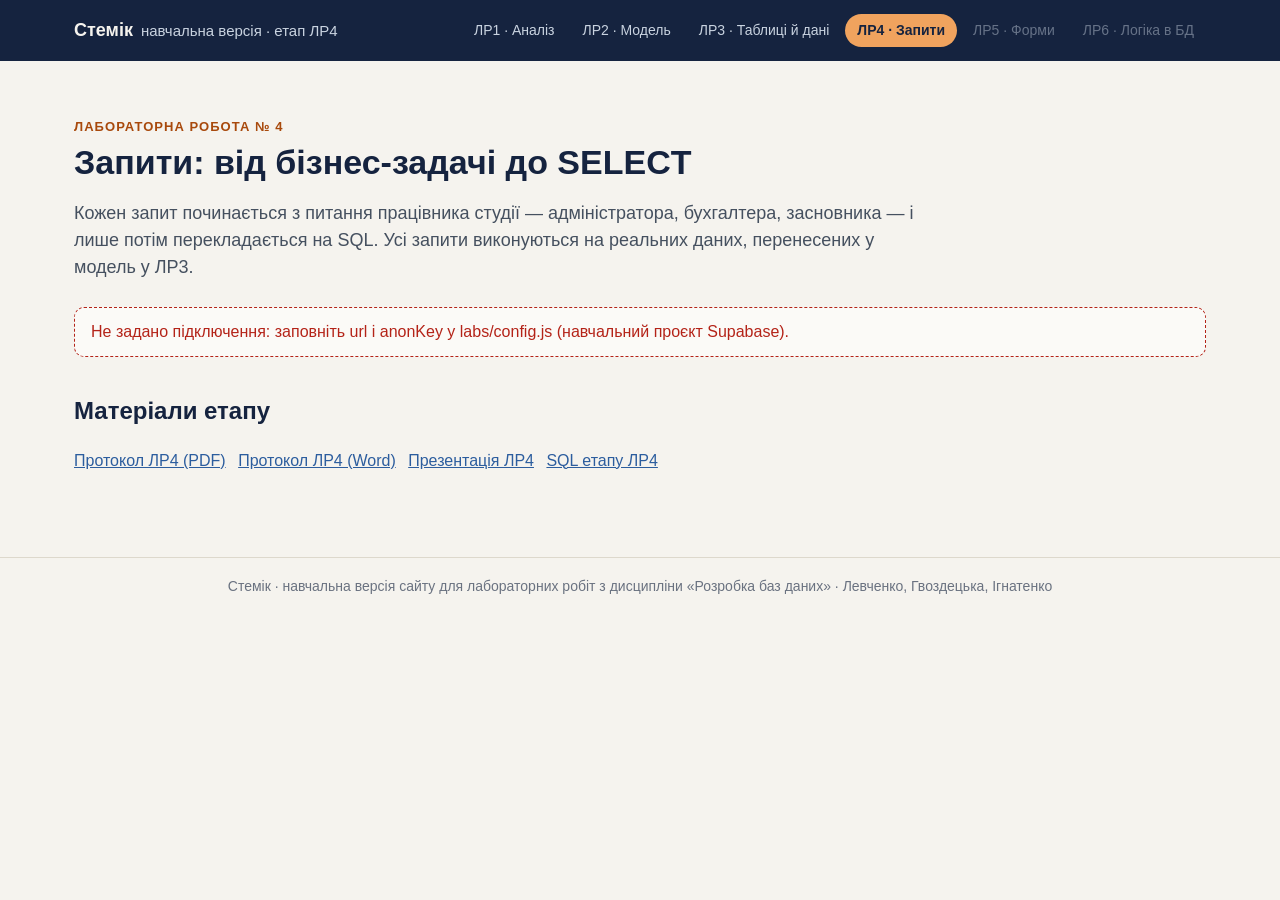
<file: labs/lr4/index.html>
<!doctype html>
<html lang="uk">
<head>
<meta charset="utf-8">
<meta name="viewport" content="width=device-width, initial-scale=1">
<title>Стемік · ЛР4 · Запити</title>
<link rel="stylesheet" href="../assets/lab.css">
<script>window.LAB_STAGE = 4;</script>
<script src="../config.js"></script>
<script src="../stages.js"></script>
<script src="../assets/lab.js"></script>
<style>
  .sec-nav { display: flex; flex-wrap: wrap; gap: 8px; margin: 8px 0 4px; }
  .sec-nav a { padding: 6px 14px; border: 1px solid var(--line); border-radius: 999px; text-decoration: none; color: inherit; background: var(--paper); font-size: 14px; }
  details.q { border: 1px solid var(--line); border-radius: 12px; background: var(--paper); margin: 10px 0; }
  details.q > summary { cursor: pointer; padding: 14px 18px; list-style: none; display: flex; gap: 12px; align-items: baseline; }
  details.q > summary::-webkit-details-marker { display: none; }
  details.q > summary .qid { font-family: 'JetBrains Mono', Consolas, monospace; color: var(--accent, #e07a2e); font-weight: 700; min-width: 3.2em; }
  details.q > summary .qt { font-weight: 600; }
  details.q[open] > summary { border-bottom: 1px solid var(--line); }
  .qbody { padding: 14px 18px 18px; }
  .task { font-size: 16px; margin: 0 0 12px; }
  .task b { color: var(--navy); }
  pre.sql { background: #1e1e1e; color: #e6e6e6; padding: 12px 14px; border-radius: 8px; overflow-x: auto; font: 13px/1.4 'JetBrains Mono', Consolas, monospace; font-variant-ligatures: none; margin: 0 0 12px; }
  .scroll { overflow-x: auto; border: 1px solid var(--line); border-radius: 10px; }
  .scroll table.data { border: none; border-radius: 0; font-size: 14px; white-space: nowrap; margin: 0; }
  .note { margin: 12px 0 0; color: var(--muted); font-size: 15px; }
  .meta { font-size: 14px; color: var(--muted); margin: 0 0 8px; }
  .null { color: var(--muted); }
</style>
</head>
<body>
<main class="wrap">
  <section class="hero">
    <div class="eyebrow">Лабораторна робота № 4</div>
    <h1>Запити: від бізнес-задачі до SELECT</h1>
    <p class="lead">Кожен запит починається з питання працівника студії — адміністратора, бухгалтера, засновника — і лише потім перекладається на SQL. Усі запити виконуються на реальних даних, перенесених у модель у ЛР3.</p>
  </section>

  <div id="live" class="status">Завантаження даних з бази…</div>

  <div id="catalog"></div>

  <h2>Матеріали етапу</h2>
  <p class="files">
    <a href="../../docs/db-labs/Звіт_ЛР4_Розробка_БД.pdf">Протокол ЛР4 (PDF)</a>
    <a href="../../docs/db-labs/Звіт_ЛР4_Розробка_БД.docx">Протокол ЛР4 (Word)</a>
    <a href="../../docs/db-labs/Презентація_ЛР4.pptx">Презентація ЛР4</a>
    <a href="../../docs/db-labs/stages/lr4/">SQL етапу ЛР4</a>
  </p>
</main>
<footer>Стемік · навчальна версія сайту для лабораторних робіт з дисципліни «Розробка баз даних» · Левченко, Гвоздецька, Ігнатенко</footer>
<script>
Lab.header(4);
const e = Lab.esc;
const md = (s) => e(s).replace(/`([^`]+)`/g, '<code>$1</code>');
const td = (v) => typeof v === 'number' ? `<td class="n">${v}</td>`
  : v === null ? '<td><span class="null">NULL</span></td>' : `<td>${e(v)}</td>`;

async function run(q, box) {
  Lab.status(box);
  try {
    const r = await Lab.rpc('lab_lr4_run', { p_id: q.id });
    const cols = r.rows.length ? Object.keys(r.rows[0]) : [];
    box.className = 'res';
    box.innerHTML = `<p class="meta">Результат: ${r.count} ${r.count === 1 ? 'рядок' : r.count < 5 && r.count > 1 ? 'рядки' : 'рядків'} · ${r.ms} мс</p>
      <div class="scroll"><table class="data"><tr>${cols.map((c) => `<th${r.rows.every((x) => typeof x[c] === 'number' || x[c] === null) ? ' style="text-align:right"' : ''}>${e(c)}</th>`).join('')}</tr>
      ${r.rows.map((row) => `<tr>${cols.map((c) => td(row[c])).join('')}</tr>`).join('')}</table></div>`;
  } catch (err) { Lab.status(box, err); }
}

(async () => {
  const box = document.getElementById('live');
  try {
    const [ov, cat] = await Promise.all([Lab.rpc('lab_lr4_overview'), Lab.rpc('lab_lr4_catalog')]);
    const b = ov.by_section;
    box.className = '';
    box.innerHTML = `<div class="grid">
      <div class="card"><div class="num">${ov.queries}</div><div>запити з бізнес-задачами</div></div>
      <div class="card"><div class="num">${b.join}</div><div>з’єднань трьох і більше таблиць</div></div>
      <div class="card"><div class="num">${b.group} · ${b.sub}</div><div>з групуванням · з підзапитами</div></div>
      <div class="card"><div class="num">${ov.views.length} · ${b.window}</div><div>представлення · віконні функції</div></div>
    </div>
    <p class="meta" style="margin-top:12px">Дані: ${ov.rows.lesson} занять, ${ov.rows.lesson_student} записів учнів, ${ov.rows.attendance} відміток, ${ov.rows.student} учні. «Сьогодні» в запитах — 12.11.2026.</p>`;

    const sections = [];
    cat.forEach((q) => {
      let s = sections.find((x) => x.key === q.section);
      if (!s) sections.push(s = { key: q.section, title: q.section_title, items: [] });
      s.items.push(q);
    });
    const root = document.getElementById('catalog');
    root.innerHTML = `<nav class="sec-nav">${sections.map((s) => `<a href="#s-${s.key}">${e(s.title)}</a>`).join('')}</nav>` +
      sections.map((s) => `<h2 id="s-${s.key}">${e(s.title)}</h2>` + s.items.map((q) => `
        <details class="q" data-id="${e(q.id)}">
          <summary><span class="qid">${e(q.id)}</span><span class="qt">${e(q.title)}</span></summary>
          <div class="qbody">
            <p class="task"><b>Бізнес-задача.</b> ${e(q.task)}</p>
            <pre class="sql">${e(q.sql)}</pre>
            <div class="res"></div>
            <p class="note">${md(q.note)}</p>
          </div>
        </details>`).join('')).join('');
    root.querySelectorAll('details.q').forEach((d) => {
      d.addEventListener('toggle', () => {
        if (d.open && !d.dataset.done) {
          d.dataset.done = 1;
          run(cat.find((q) => q.id === d.dataset.id), d.querySelector('.res'));
        }
      });
    });
    const h = decodeURIComponent(location.hash.slice(1));
    const d = h && root.querySelector(`details[data-id="${CSS.escape(h)}"]`);
    if (d) { d.open = true; d.scrollIntoView(); }
  } catch (err) {
    Lab.status(box, err);
  }
})();
</script>
</body>
</html>
</file>
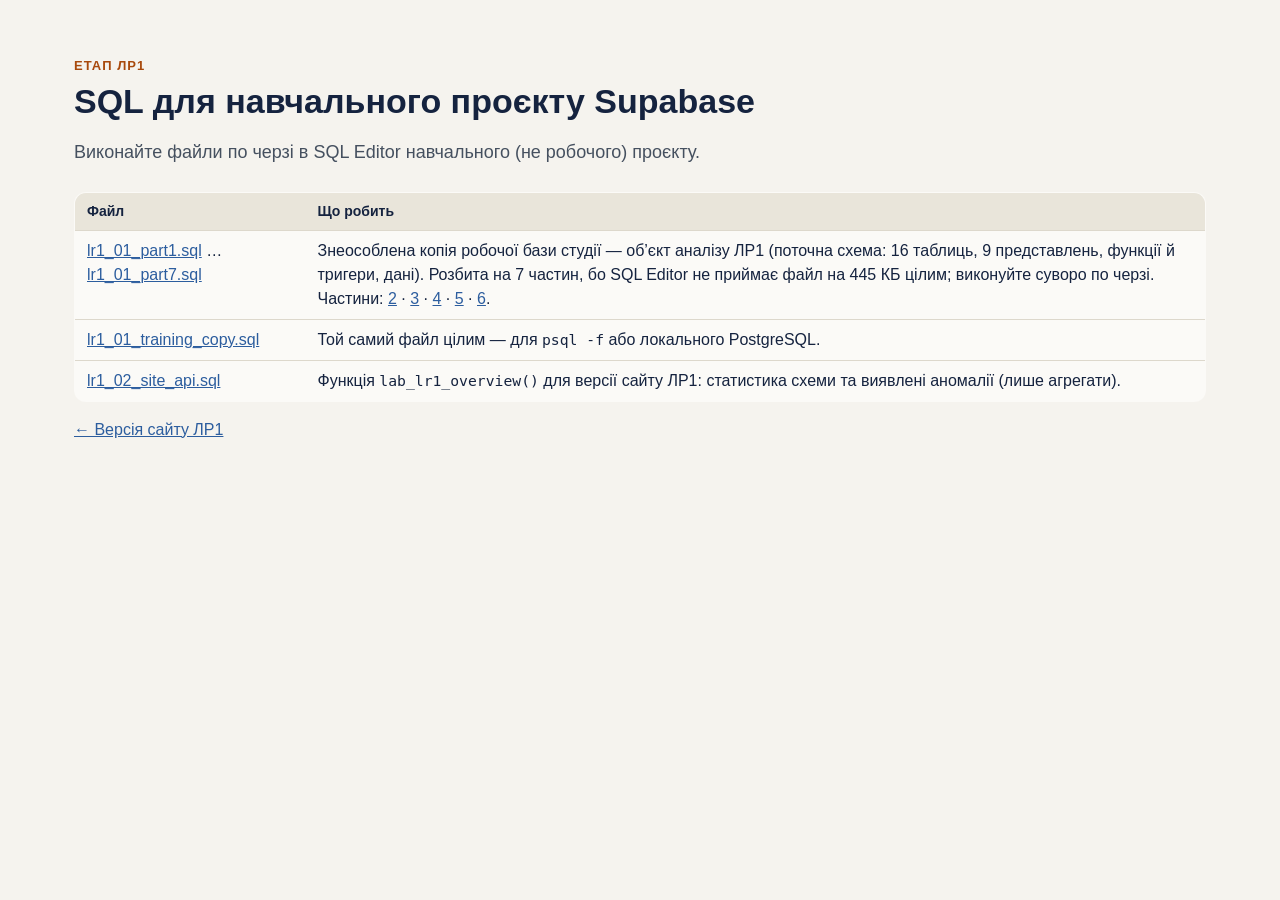
<file: docs/db-labs/stages/lr1/index.html>
<!doctype html>
<html lang="uk"><head><meta charset="utf-8"><meta name="viewport" content="width=device-width, initial-scale=1">
<title>Стемік · SQL етапу ЛР1</title><link rel="stylesheet" href="../../../../labs/assets/lab.css"></head>
<body><main class="wrap"><section class="hero"><div class="eyebrow">Етап ЛР1</div><h1>SQL для навчального проєкту Supabase</h1>
<p class="lead">Виконайте файли по черзі в SQL Editor навчального (не робочого) проєкту.</p></section>
<table class="data"><tr><th>Файл</th><th>Що робить</th></tr>
<tr><td><a href="db/lr1_01_part1.sql">lr1_01_part1.sql</a> … <a href="db/lr1_01_part7.sql">lr1_01_part7.sql</a></td><td>Знеособлена копія робочої бази студії — об’єкт аналізу ЛР1 (поточна схема: 16 таблиць, 9 представлень, функції й тригери, дані). Розбита на 7 частин, бо SQL Editor не приймає файл на 445 КБ цілим; виконуйте суворо по черзі. Частини: <a href="db/lr1_01_part2.sql">2</a> · <a href="db/lr1_01_part3.sql">3</a> · <a href="db/lr1_01_part4.sql">4</a> · <a href="db/lr1_01_part5.sql">5</a> · <a href="db/lr1_01_part6.sql">6</a>.</td></tr>
<tr><td><a href="db/lr1_01_training_copy.sql">lr1_01_training_copy.sql</a></td><td>Той самий файл цілим — для <code>psql -f</code> або локального PostgreSQL.</td></tr>
<tr><td><a href="db/lr1_02_site_api.sql">lr1_02_site_api.sql</a></td><td>Функція <code>lab_lr1_overview()</code> для версії сайту ЛР1: статистика схеми та виявлені аномалії (лише агрегати).</td></tr>
</table><p><a href="../../../../labs/lr1/">← Версія сайту ЛР1</a></p></main></body></html>
</file>
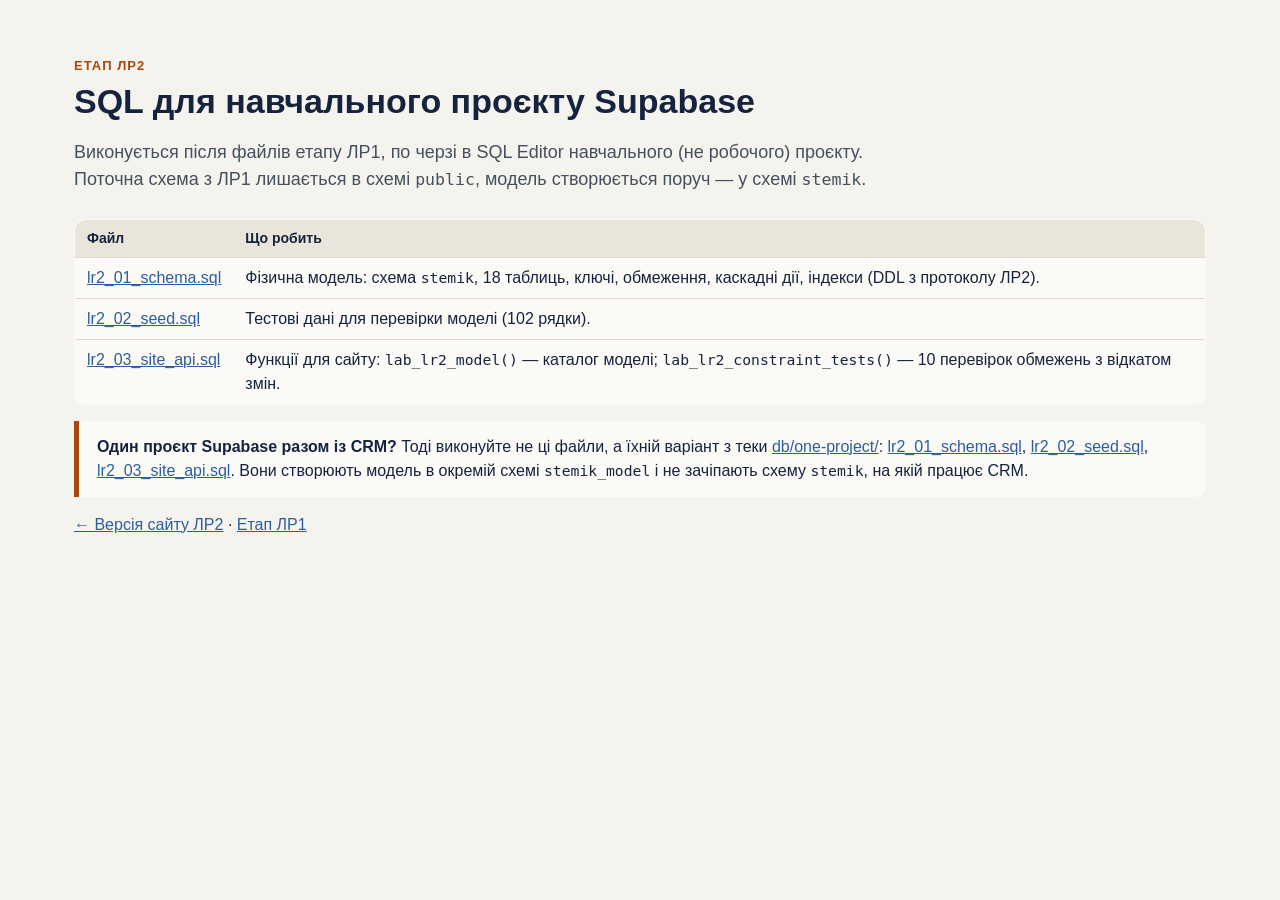
<file: docs/db-labs/stages/lr2/index.html>
<!doctype html>
<html lang="uk"><head><meta charset="utf-8"><meta name="viewport" content="width=device-width, initial-scale=1">
<title>Стемік · SQL етапу ЛР2</title><link rel="stylesheet" href="../../../../labs/assets/lab.css"></head>
<body><main class="wrap"><section class="hero"><div class="eyebrow">Етап ЛР2</div><h1>SQL для навчального проєкту Supabase</h1>
<p class="lead">Виконується після файлів етапу ЛР1, по черзі в SQL Editor навчального (не робочого) проєкту. Поточна схема з ЛР1 лишається в схемі <code>public</code>, модель створюється поруч — у схемі <code>stemik</code>.</p></section>
<table class="data"><tr><th>Файл</th><th>Що робить</th></tr>
<tr><td><a href="db/lr2_01_schema.sql">lr2_01_schema.sql</a></td><td>Фізична модель: схема <code>stemik</code>, 18 таблиць, ключі, обмеження, каскадні дії, індекси (DDL з протоколу ЛР2).</td></tr>
<tr><td><a href="db/lr2_02_seed.sql">lr2_02_seed.sql</a></td><td>Тестові дані для перевірки моделі (102 рядки).</td></tr>
<tr><td><a href="db/lr2_03_site_api.sql">lr2_03_site_api.sql</a></td><td>Функції для сайту: <code>lab_lr2_model()</code> — каталог моделі; <code>lab_lr2_constraint_tests()</code> — 10 перевірок обмежень з відкатом змін.</td></tr>
</table>
<div class="callout"><b>Один проєкт Supabase разом із CRM?</b> Тоді виконуйте не ці файли, а їхній варіант з теки
<a href="db/one-project/">db/one-project/</a>: <a href="db/one-project/lr2_01_schema.sql">lr2_01_schema.sql</a>,
<a href="db/one-project/lr2_02_seed.sql">lr2_02_seed.sql</a>, <a href="db/one-project/lr2_03_site_api.sql">lr2_03_site_api.sql</a>.
Вони створюють модель в окремій схемі <code>stemik_model</code> і не зачіпають схему <code>stemik</code>, на якій працює CRM.</div><p><a href="../../../../labs/lr2/">← Версія сайту ЛР2</a> · <a href="../lr1/">Етап ЛР1</a></p></main></body></html>
</file>
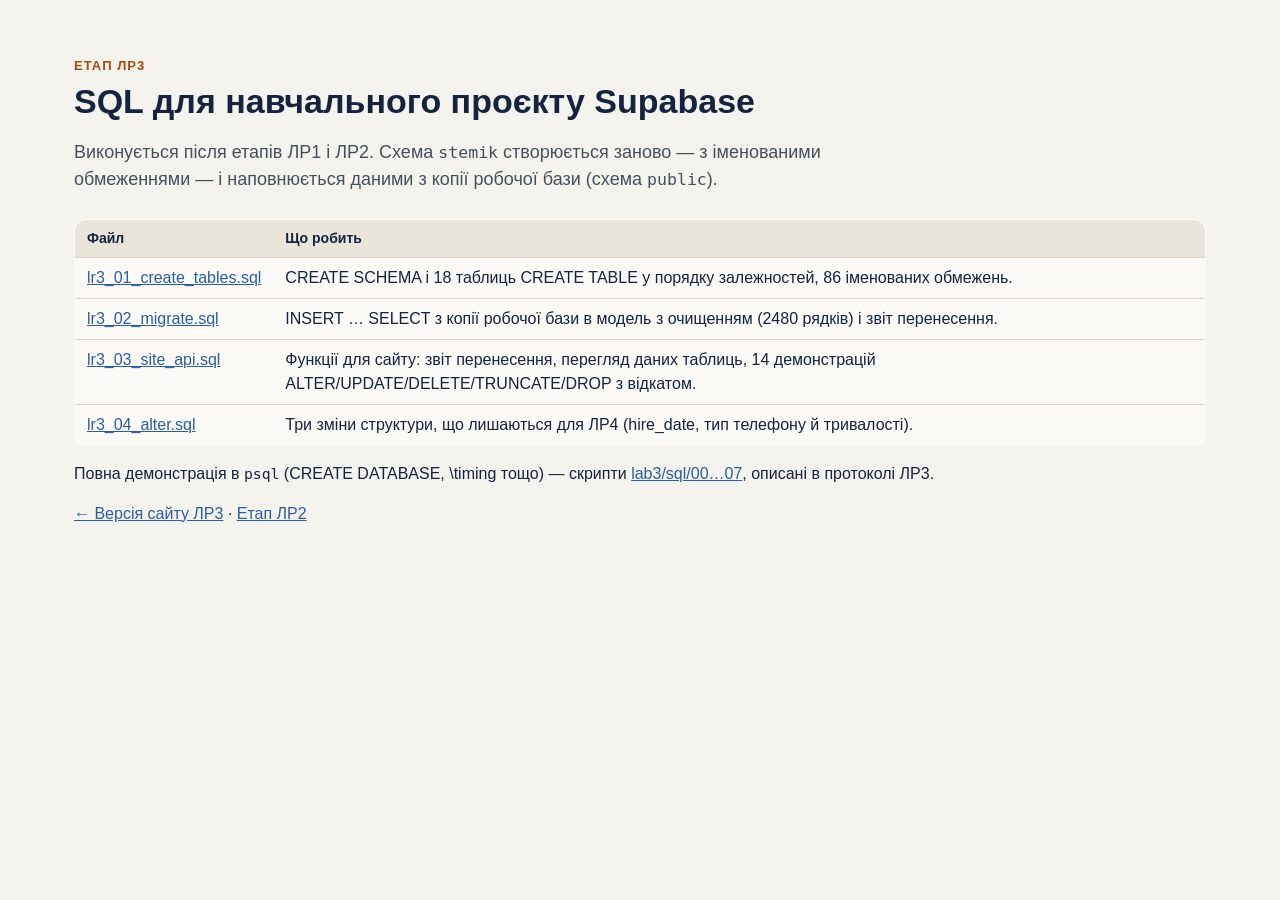
<file: docs/db-labs/stages/lr3/index.html>
<!doctype html>
<html lang="uk"><head><meta charset="utf-8"><meta name="viewport" content="width=device-width, initial-scale=1">
<title>Стемік · SQL етапу ЛР3</title><link rel="stylesheet" href="../../../../labs/assets/lab.css"></head>
<body><main class="wrap"><section class="hero"><div class="eyebrow">Етап ЛР3</div><h1>SQL для навчального проєкту Supabase</h1>
<p class="lead">Виконується після етапів ЛР1 і ЛР2. Схема <code>stemik</code> створюється заново — з іменованими обмеженнями — і наповнюється даними з копії робочої бази (схема <code>public</code>).</p></section>
<table class="data"><tr><th>Файл</th><th>Що робить</th></tr>
<tr><td><a href="db/lr3_01_create_tables.sql">lr3_01_create_tables.sql</a></td><td>CREATE SCHEMA і 18 таблиць CREATE TABLE у порядку залежностей, 86 іменованих обмежень.</td></tr>
<tr><td><a href="db/lr3_02_migrate.sql">lr3_02_migrate.sql</a></td><td>INSERT … SELECT з копії робочої бази в модель з очищенням (2480 рядків) і звіт перенесення.</td></tr>
<tr><td><a href="db/lr3_03_site_api.sql">lr3_03_site_api.sql</a></td><td>Функції для сайту: звіт перенесення, перегляд даних таблиць, 14 демонстрацій ALTER/UPDATE/DELETE/TRUNCATE/DROP з відкатом.</td></tr>
<tr><td><a href="db/lr3_04_alter.sql">lr3_04_alter.sql</a></td><td>Три зміни структури, що лишаються для ЛР4 (hire_date, тип телефону й тривалості).</td></tr>
</table>
<p>Повна демонстрація в <code>psql</code> (CREATE DATABASE, \timing тощо) — скрипти <a href="../../lab3/sql/">lab3/sql/00…07</a>, описані в протоколі ЛР3.</p>
<p><a href="../../../../labs/lr3/">← Версія сайту ЛР3</a> · <a href="../lr2/">Етап ЛР2</a></p></main></body></html>
</file>
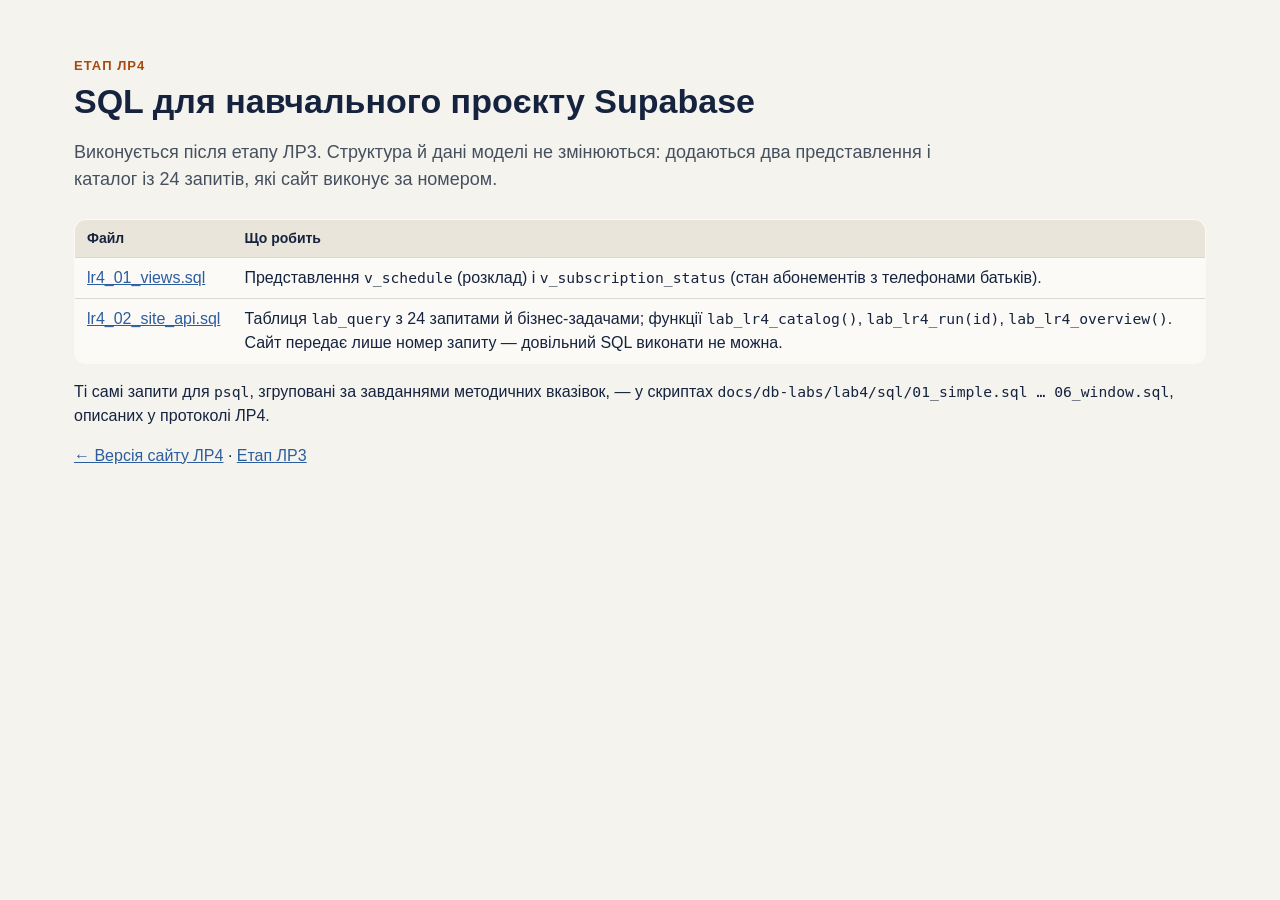
<file: docs/db-labs/stages/lr4/index.html>
<!doctype html>
<html lang="uk"><head><meta charset="utf-8"><meta name="viewport" content="width=device-width, initial-scale=1">
<title>Стемік · SQL етапу ЛР4</title><link rel="stylesheet" href="../../../../labs/assets/lab.css"></head>
<body><main class="wrap"><section class="hero"><div class="eyebrow">Етап ЛР4</div><h1>SQL для навчального проєкту Supabase</h1>
<p class="lead">Виконується після етапу ЛР3. Структура й дані моделі не змінюються: додаються два представлення і каталог із 24 запитів, які сайт виконує за номером.</p></section>
<table class="data"><tr><th>Файл</th><th>Що робить</th></tr>
<tr><td><a href="db/lr4_01_views.sql">lr4_01_views.sql</a></td><td>Представлення <code>v_schedule</code> (розклад) і <code>v_subscription_status</code> (стан абонементів з телефонами батьків).</td></tr>
<tr><td><a href="db/lr4_02_site_api.sql">lr4_02_site_api.sql</a></td><td>Таблиця <code>lab_query</code> з 24 запитами й бізнес-задачами; функції <code>lab_lr4_catalog()</code>, <code>lab_lr4_run(id)</code>, <code>lab_lr4_overview()</code>. Сайт передає лише номер запиту — довільний SQL виконати не можна.</td></tr>
</table>
<p>Ті самі запити для <code>psql</code>, згруповані за завданнями методичних вказівок, — у скриптах <code>docs/db-labs/lab4/sql/01_simple.sql … 06_window.sql</code>, описаних у протоколі ЛР4.</p>
<p><a href="../../../../labs/lr4/">← Версія сайту ЛР4</a> · <a href="../lr3/">Етап ЛР3</a></p></main></body></html>
</file>
<file: crm-demo/app.css>
:root {
  --navy: #15233F; --light: #F5F3EE; --paper: #FBFAF7; --line: #DDD8CC; --ink: #45505F;
  --muted: #6A7280; --orange: #A8490C; --peach: #F0A35E; --blue: #2C5D9E; --soft: #C9D3E0;
  --ok: #1D6B33; --okbg: #E3F1E6; --bad: #B42318; --badbg: #FBE4DE; --warnbg: #FCEFD9; --head: #E9E5DA;
}
* { box-sizing: border-box; }
html, body { margin: 0; }
body { background: var(--light); color: var(--navy); font: 15px/1.5 'Segoe UI', Roboto, Arial, sans-serif; }
button, input, select, textarea { font: inherit; color: inherit; }
a { color: var(--blue); }
code, pre, .mono { font-family: 'JetBrains Mono', Consolas, monospace; }
[hidden] { display: none !important; }

/* ---------- вхід ---------- */
.login { min-height: 100vh; display: grid; place-items: center; padding: 24px 16px; }
.login-box { width: 100%; max-width: 420px; }
.login-box .brand { font-size: 30px; font-weight: 800; margin-bottom: 2px; }
.login-box .sub { color: var(--muted); margin-bottom: 20px; }
.panel { background: var(--paper); border: 1px solid var(--line); border-radius: 14px; padding: 20px; margin-bottom: 14px; }
.panel h3 { margin: 0 0 10px; font-size: 16px; }
.ping { display: flex; gap: 10px; align-items: flex-start; }
.dot { width: 12px; height: 12px; border-radius: 50%; background: var(--soft); margin-top: 5px; flex: none; }
.dot.ok { background: var(--ok); } .dot.bad { background: var(--bad); }
.ping small { color: var(--muted); display: block; }

/* ---------- форми ---------- */
label { display: block; font-size: 13px; color: var(--ink); margin: 10px 0 4px; }
input, select, textarea { width: 100%; padding: 9px 11px; border: 1px solid var(--line); border-radius: 8px; background: #fff; }
input:focus, select:focus, textarea:focus { outline: 2px solid var(--peach); outline-offset: 0; border-color: var(--peach); }
.btn { display: inline-flex; align-items: center; gap: 6px; border: 1px solid var(--navy); background: var(--navy); color: var(--light);
  padding: 8px 16px; border-radius: 999px; cursor: pointer; font-weight: 600; white-space: nowrap; }
.btn.ghost { background: transparent; color: var(--navy); }
.btn.sm { padding: 4px 11px; font-size: 13px; }
.btn:disabled { opacity: .55; cursor: wait; }
.row { display: flex; gap: 10px; flex-wrap: wrap; align-items: flex-end; }
.row > div { flex: 1 1 160px; min-width: 0; }
.row > .auto { flex: 0 0 auto; }
.check { display: flex; gap: 6px; align-items: center; margin: 0; font-size: 14px; color: var(--ink); }
.check input { width: auto; }
.err { color: var(--bad); background: var(--badbg); border-radius: 8px; padding: 8px 12px; margin-top: 10px; }
.msg-ok { color: var(--ok); background: var(--okbg); border-radius: 8px; padding: 8px 12px; margin-top: 10px; }

/* ---------- каркас ---------- */
header.top { background: var(--navy); color: var(--light); position: sticky; top: 0; z-index: 5; }
header.top .in { max-width: 1240px; margin: 0 auto; padding: 10px 16px; display: flex; gap: 14px; align-items: center; flex-wrap: wrap; }
header.top .brand { font-weight: 800; font-size: 18px; }
header.top .brand small { color: var(--soft); font-weight: 400; margin-left: 6px; }
header.top nav { display: flex; gap: 4px; flex-wrap: wrap; }
header.top nav button { background: none; border: 0; color: var(--soft); padding: 6px 12px; border-radius: 999px; cursor: pointer; font-size: 14px; }
header.top nav button.on { background: var(--peach); color: var(--navy); font-weight: 700; }
header.top .me { margin-left: auto; display: flex; gap: 10px; align-items: center; color: var(--soft); font-size: 14px; }
header.top .me .btn { border-color: var(--soft); color: var(--light); background: transparent; }
main { max-width: 1240px; margin: 0 auto; padding: 22px 16px 60px; }
h1 { font-size: 26px; margin: 0 0 4px; }
.lead { color: var(--ink); margin: 0 0 16px; }
.toolbar { display: flex; gap: 10px; flex-wrap: wrap; align-items: flex-end; margin-bottom: 14px; }
.toolbar > div { min-width: 140px; }
.toolbar .grow { flex: 1 1 260px; }
.kpis { display: grid; gap: 12px; grid-template-columns: repeat(auto-fill, minmax(150px, 1fr)); margin-bottom: 18px; }
.kpi { background: var(--paper); border: 1px solid var(--line); border-radius: 12px; padding: 14px 16px; }
.kpi b { display: block; font-size: 30px; color: var(--blue); line-height: 1.1; }
.kpi.warn b { color: var(--orange); }
.kpi span { color: var(--ink); font-size: 14px; }

/* ---------- таблиці ---------- */
.tbl { overflow-x: auto; border: 1px solid var(--line); border-radius: 12px; background: var(--paper); }
table { width: 100%; border-collapse: collapse; }
th, td { text-align: left; padding: 8px 12px; border-top: 1px solid var(--line); vertical-align: top; }
th { background: var(--head); border-top: 0; font-size: 13px; white-space: nowrap; }
td.n, th.n { text-align: right; font-variant-numeric: tabular-nums; white-space: nowrap; }
tr.click { cursor: pointer; } tr.click:hover td { background: #F1EEE6; }
td .muted, .muted { color: var(--muted); }
.empty { padding: 26px; text-align: center; color: var(--muted); }
.tag { display: inline-block; padding: 1px 9px; border-radius: 999px; font-size: 12.5px; background: var(--head); white-space: nowrap; }
.tag.ok { background: var(--okbg); color: var(--ok); } .tag.bad { background: var(--badbg); color: var(--bad); }
.tag.warn { background: var(--warnbg); color: var(--orange); } .tag.blue { background: #E2EAF5; color: var(--blue); }
.count { color: var(--muted); font-size: 14px; margin: 0 0 8px; }

/* ---------- пояснення до пошукового запиту ---------- */
details.sql { margin: 0 0 14px; background: var(--paper); border: 1px dashed var(--line); border-radius: 10px; padding: 8px 12px; }
details.sql summary { cursor: pointer; color: var(--blue); font-size: 14px; }
details.sql pre { background: #1e1e1e; color: #e6e6e6; padding: 12px; border-radius: 8px; overflow-x: auto; font-size: 12.5px; line-height: 1.45; font-variant-ligatures: none; }

/* ---------- бічна панель / модальне вікно ---------- */
.overlay { position: fixed; inset: 0; background: rgba(21, 35, 63, .38); z-index: 10; display: flex; justify-content: flex-end; }
.drawer { width: min(760px, 100%); height: 100%; background: var(--light); overflow-y: auto; padding: 20px 20px 40px; box-shadow: -10px 0 30px rgba(0,0,0,.18); }
.drawer .close { float: right; }
.drawer h2 { margin: 0 0 4px; font-size: 22px; }
.drawer h3 { margin: 20px 0 8px; font-size: 16px; }
.facts { display: grid; grid-template-columns: repeat(auto-fill, minmax(200px, 1fr)); gap: 8px 16px; margin: 10px 0; }
.facts div small { display: block; color: var(--muted); font-size: 12.5px; }

/* ---------- журнал відміток ---------- */
.roster td { vertical-align: middle; }
.roster td:first-child { white-space: nowrap; }
.seg { display: inline-flex; border: 1px solid var(--line); border-radius: 999px; overflow: hidden; }
.seg button { border: 0; background: #fff; padding: 5px 11px; cursor: pointer; font-size: 13px; border-right: 1px solid var(--line); }
.seg button:last-child { border-right: 0; }
.seg button.on.present { background: var(--ok); color: #fff; }
.seg button.on.absent { background: var(--bad); color: #fff; }
.seg button.on.excused { background: var(--orange); color: #fff; }
.roster select { width: auto; padding: 5px 8px; font-size: 13px; }
.picker { position: relative; }
.picker ul { position: absolute; left: 0; right: 0; top: 100%; margin: 2px 0 0; padding: 4px 0; list-style: none; background: #fff;
  border: 1px solid var(--line); border-radius: 8px; z-index: 3; max-height: 240px; overflow-y: auto; box-shadow: 0 6px 18px rgba(0,0,0,.1); }
.picker li { padding: 6px 12px; cursor: pointer; } .picker li:hover { background: var(--light); }
.toast { position: fixed; bottom: 18px; left: 50%; transform: translateX(-50%); background: var(--navy); color: var(--light);
  padding: 10px 18px; border-radius: 999px; z-index: 20; box-shadow: 0 6px 20px rgba(0,0,0,.25); max-width: 92vw; }
.toast.bad { background: var(--bad); }

@media (max-width: 640px) {
  header.top .me { margin-left: 0; width: 100%; justify-content: space-between; }
  h1 { font-size: 22px; }
  th, td { padding: 7px 9px; }
}
</file>
<file: labs/assets/lab.css>
:root {
  --navy: #15233F; --light: #F5F3EE; --paper: #FBFAF7; --line: #DDD8CC; --ink: #45505F;
  --muted: #6A7280; --orange: #A8490C; --peach: #F0A35E; --blue: #2C5D9E; --soft: #C9D3E0;
  --ok: #1D6B33; --warn: #A8490C; --bad: #B42318;
}
* { box-sizing: border-box; }
body { margin: 0; background: var(--light); color: var(--navy); font: 16px/1.5 'Segoe UI', Roboto, Arial, sans-serif; }
a { color: var(--blue); }
code, .mono { font-family: 'JetBrains Mono', Consolas, monospace; font-size: .92em; }
header.top { background: var(--navy); color: var(--light); }
header.top .wrap { display: flex; align-items: center; gap: 16px; padding: 14px 24px; flex-wrap: wrap; }
header.top .brand { font-weight: 700; font-size: 18px; }
header.top .brand small { color: var(--soft); font-weight: 400; margin-left: 8px; }
header.top nav { display: flex; gap: 4px; flex-wrap: wrap; margin-left: auto; }
header.top nav a { color: var(--soft); text-decoration: none; padding: 6px 12px; border-radius: 999px; font-size: 14px; }
header.top nav a.on { background: var(--peach); color: var(--navy); font-weight: 600; }
header.top nav a.off { opacity: .45; pointer-events: none; }
.wrap { max-width: 1180px; margin: 0 auto; padding: 0 24px; }
main.wrap { padding: 28px 24px 64px; }
.hero { padding: 28px 0 8px; }
.eyebrow { color: var(--orange); font-weight: 700; letter-spacing: .08em; text-transform: uppercase; font-size: 13px; }
h1 { font-size: 34px; line-height: 1.15; margin: 6px 0 10px; }
h2 { font-size: 24px; margin: 36px 0 12px; }
h3 { font-size: 18px; margin: 0 0 6px; }
p.lead { font-size: 18px; color: var(--ink); max-width: 860px; }
.grid { display: grid; gap: 16px; grid-template-columns: repeat(auto-fill, minmax(250px, 1fr)); }
.card { background: var(--paper); border: 1px solid var(--line); border-radius: 12px; padding: 18px; }
.card.accent { border-top: 4px solid var(--blue); }
.card p { margin: 4px 0 0; color: var(--ink); }
.num { font-size: 40px; font-weight: 700; color: var(--blue); line-height: 1; }
.num + div { color: var(--ink); margin-top: 6px; }
table.data { width: 100%; border-collapse: collapse; background: var(--paper); border: 1px solid var(--line); border-radius: 12px; overflow: hidden; }
table.data th, table.data td { text-align: left; padding: 8px 12px; border-top: 1px solid var(--line); vertical-align: top; }
table.data th { background: #E9E5DA; border-top: none; font-size: 14px; }
table.data td.n { text-align: right; font-variant-numeric: tabular-nums; }
.tag { display: inline-block; padding: 2px 10px; border-radius: 999px; font-size: 13px; background: #E9E5DA; margin: 2px 4px 2px 0; }
.tag.bad { background: #FBE4DE; color: var(--bad); }
.tag.ok { background: #E3F1E6; color: var(--ok); }
.tag.m { background: var(--blue); color: var(--paper); }
.callout { border-left: 5px solid var(--orange); background: var(--paper); padding: 14px 18px; border-radius: 0 10px 10px 0; margin: 16px 0; }
.status { padding: 12px 16px; border-radius: 10px; background: var(--paper); border: 1px dashed var(--line); color: var(--ink); }
.status.err { border-color: var(--bad); color: var(--bad); }
figure { margin: 16px 0; background: #fff; border: 1px solid var(--line); border-radius: 12px; padding: 12px; }
figure img { width: 100%; height: auto; display: block; }
figcaption { color: var(--muted); font-size: 14px; margin-top: 8px; }
.files a { display: inline-block; margin: 4px 8px 4px 0; }
footer { color: var(--muted); font-size: 14px; border-top: 1px solid var(--line); padding: 18px 24px; text-align: center; }
.stage-card { position: relative; }
.stage-card .state { position: absolute; top: 16px; right: 16px; }
@media (max-width: 640px) { h1 { font-size: 26px; } header.top nav { margin-left: 0; } }
</file>
<file: site/app.css>
/* Стемік CRM · стилі перенесено з основного застосунку студії (index.html) */
html, body{ margin:0; padding:0; background:var(--paper, #F8F6F2); font-family:var(--font-body); }
#root{ min-height:100vh; }
:root{
    --ink:#171923; --ink-soft:#6B7080; --paper:#F6F6FB; --card:#FFFFFF;
    --line:#E7E8F1; --line-strong:#D7D9E8;
    --brand:#5B4FE0; --brand-dark:#4438C2; --brand-soft:#EFEDFC; --brand-text:#4B3FCB;
    --sand:#EDEEF5; --sand-text:#6B6D84;
    --alert:#F5A524; --alert-soft:#FDF1DC; --alert-text:#95610A;
    --success:#16A34A; --success-soft:#E7F8ED; --success-text:#0F7A38;
    --navy:#1C1642;
    color-scheme: light;
    --font-display:'Exo 2','Segoe UI','Helvetica Neue',Arial,sans-serif;
    --font-body:'Exo 2','Segoe UI',Arial,sans-serif;
    --font-mono:'Exo 2','Segoe UI',Arial,sans-serif;
  }
:root.theme-dark{
    --ink:#F1F2F8; --ink-soft:#9497AC; --paper:#0F0F16; --card:#181924;
    --line:#262837; --line-strong:#34364A;
    --brand:#8B80FF; --brand-dark:#A79CFF; --brand-soft:rgba(139,128,255,0.18); --brand-text:#B4AAFF;
    --sand:#242534; --sand-text:#A7A9C0;
    --alert:#FFB84D; --alert-soft:rgba(255,184,77,0.16); --alert-text:#FFC777;
    --success:#4ADE80; --success-soft:rgba(74,222,128,0.16); --success-text:#6EE7A0;
    --navy:#1C1642;
    color-scheme: dark;
  }
@media (prefers-reduced-motion: reduce){
  *{ animation-duration:0.001ms !important; animation-iteration-count:1 !important; transition-duration:0.001ms !important;}
}
@keyframes fadeInUp{
  from{ opacity:0; transform:translateY(6px);}
  to{ opacity:1; transform:translateY(0);}
}
@keyframes fadeIn{
  from{ opacity:0;}
  to{ opacity:1;}
}
@keyframes modalIn{
  from{ opacity:0; transform:translateY(10px) scale(0.97);}
  to{ opacity:1; transform:translateY(0) scale(1);}
}
@keyframes softPulse{
  0%,100%{ box-shadow:0 0 0 0 rgba(245,165,36,0.32);}
  50%{ box-shadow:0 0 0 5px rgba(245,165,36,0);}
}
@keyframes dotPulse{
  0%,100%{ opacity:1; transform:scale(1);}
  50%{ opacity:0.45; transform:scale(0.8);}
}
@keyframes floaty{
  0%,100%{ transform:translateY(0);}
  50%{ transform:translateY(-5px);}
}
@keyframes shake{
  10%,90%{ transform:translateX(-1px);}
  20%,80%{ transform:translateX(2px);}
  30%,50%,70%{ transform:translateX(-4px);}
  40%,60%{ transform:translateX(4px);}
}
.studio-app{
    font-family:var(--font-body); color:var(--ink); background:var(--paper);
    min-height:100vh; width:100%; box-sizing:border-box; position:relative;
    transition:background-color .2s ease, color .2s ease;
  }
.studio-app *{ box-sizing:border-box; }
.studio-app .bg-grid{
    position:absolute; inset:0; pointer-events:none; opacity:0.6;
    background-image:radial-gradient(circle, var(--line-strong) 1px, transparent 1px);
    background-size:26px 26px; mask-image:linear-gradient(to bottom, black, transparent 380px);
  }
.studio-shell{ position:relative; display:flex; min-height:100vh; max-width:1240px; margin:0 auto; }
.studio-sidebar{
    width:264px; flex-shrink:0; padding:22px 14px; display:flex; flex-direction:column; gap:2px;
    background:var(--card); border-right:1px solid var(--line); box-shadow:1px 0 0 var(--line);
  }
.studio-brand{ padding:4px 10px 22px; display:flex; align-items:center; gap:11px; }
.studio-brand-title{ font-family:var(--font-display); font-weight:800; font-size:19px; letter-spacing:-0.02em; line-height:1.15; color:var(--ink); }
.studio-brand-sub{ font-family:var(--font-mono); font-size:9.5px; color:var(--ink-soft); margin-top:2px; letter-spacing:0.03em; text-transform:uppercase; }
.sidebar-profile{
    display:flex; align-items:center; gap:10px; padding:10px; border-radius:14px; cursor:pointer;
    margin-bottom:18px; transition:background .15s ease, border-color .15s ease; border:1px solid transparent;
  }
.sidebar-profile:hover{ background:var(--paper); border-color:var(--line); }
.sidebar-profile-name{ font-size:13.5px; font-weight:700; overflow:hidden; text-overflow:ellipsis; white-space:nowrap; }
.mode-switch{ display:flex; flex-direction:column; gap:6px; margin-bottom:20px; }
.mode-btn{
    display:flex; align-items:flex-start; gap:11px; text-align:left; width:100%;
    border:1.5px solid var(--line); background:var(--card); border-radius:14px; padding:11px 12px;
    cursor:pointer; transition:border-color .15s ease, background .15s ease, box-shadow .15s ease;
  }
.mode-btn:hover{ border-color:var(--brand); background:var(--brand-soft); }
.mode-btn .mode-ic{
    width:32px; height:32px; border-radius:10px; flex-shrink:0; display:flex; align-items:center; justify-content:center;
    background:var(--brand-soft); color:var(--brand-text); margin-top:1px; transition:background .15s ease, color .15s ease;
  }
.mode-btn-title{ font-size:13.5px; font-weight:700; color:var(--ink); line-height:1.3; }
.mode-btn-sub{ font-size:11px; color:var(--ink-soft); margin-top:2px; line-height:1.35; }
.mode-btn.active{ border-color:var(--brand); background:var(--brand); box-shadow:0 4px 14px rgba(91,79,224,0.28); }
.mode-btn.active .mode-ic{ background:rgba(255,255,255,0.2); color:#fff; }
.mode-btn.active .mode-btn-title{ color:#fff; }
.mode-btn.active .mode-btn-sub{ color:rgba(255,255,255,0.78); }
.nav-group{ display:flex; flex-direction:column; gap:3px; margin-bottom:16px; }
.studio-nav-btn{
    display:flex; align-items:center; gap:11px; padding:10px 12px; border-radius:11px; border:none; background:transparent;
    font-family:var(--font-body); font-size:clamp(12.5px, 11.4px + 0.34vw, 14px); font-weight:600; color:var(--ink-soft); cursor:pointer; text-align:left;
    width:100%; transition:background .15s ease, color .15s ease;
  }
.studio-nav-btn:hover{ background:var(--paper); color:var(--ink); }
.studio-nav-btn.active{ background:var(--brand-soft); color:var(--brand-text); }
.nav-ic{ color:var(--ink-soft); flex-shrink:0; display:flex; transition:color .15s ease; }
.studio-nav-btn.active .nav-ic{ color:var(--brand-text); }
.studio-nav-badge{
    margin-left:auto; font-family:var(--font-mono); font-size:10.5px; font-weight:700; background:var(--sand); color:var(--sand-text);
    border-radius:22px; padding:2px 7px; min-width:19px; text-align:center; line-height:1.4;
  }
.studio-nav-btn.active .studio-nav-badge{ background:var(--brand); color:#fff; }
.studio-sync{ margin-top:auto; padding:12px 10px 4px; font-family:var(--font-mono); font-size:10px; color:var(--ink-soft); overflow:hidden; text-overflow:ellipsis; white-space:nowrap; display:flex; align-items:center; gap:6px; }
.studio-sync-dot{ width:6px; height:6px; border-radius:50%; background:var(--brand); flex-shrink:0; transition:background .2s ease; }
.studio-sync-dot.error{ background:var(--alert); }
.studio-sync-dot.pulsing{ animation:dotPulse 1s ease-in-out infinite; }
.logout-btn{ margin:2px 4px 0; justify-content:flex-start; color:var(--ink-soft); }
.logout-btn:hover{ color:var(--alert-text); background:var(--alert-soft); }
.studio-main{ flex:1; min-width:0; padding:26px 30px 60px; overflow:hidden; }
.tab-fade{ animation:fadeIn .28s ease both; }
.studio-page-head{ display:flex; align-items:baseline; justify-content:space-between; margin-bottom:20px; gap:12px; flex-wrap:wrap; }
.studio-page-title{ font-family:var(--font-display); font-size:clamp(19px, 15.8px + 0.83vw, 25px); font-weight:800; letter-spacing:-0.02em; }
.studio-btn{
    font-family:var(--font-body); font-size:14px; font-weight:600; border-radius:12px; padding:10px 18px;
    border:1.5px solid var(--line-strong); background:var(--card); color:var(--ink); cursor:pointer;
    display:inline-flex; align-items:center; gap:7px; transition:border-color .15s ease, background .15s ease, transform .12s ease, box-shadow .15s ease;
    box-shadow:0 1px 2px rgba(23,25,35,0.04);
  }
.studio-btn:hover{ border-color:var(--brand); transform:translateY(-1px); box-shadow:0 3px 10px rgba(23,25,35,0.08); }
.studio-btn:active{ transform:translateY(0); }
.studio-btn.primary{ background:var(--brand); border-color:var(--brand); color:#fff; box-shadow:0 3px 10px rgba(91,79,224,0.3); }
.studio-btn.primary:hover{ background:var(--brand-dark); border-color:var(--brand-dark); box-shadow:0 5px 16px rgba(91,79,224,0.42); }
.studio-btn.danger{ color:var(--alert-text); border-color:var(--alert-soft); background:var(--alert-soft); }
.studio-btn.danger:hover{ border-color:var(--alert); box-shadow:0 3px 10px rgba(245,165,36,0.2); }
.studio-btn.ghost{
    border-color:var(--line); background:var(--paper); padding:9px 10px; box-shadow:none; color:var(--ink-soft);
  }
.studio-btn.ghost:hover{ background:var(--brand-soft); border-color:var(--brand); color:var(--brand-text); transform:translateY(-1px); }
.studio-btn.ghost.active{ background:var(--alert-soft); border-color:var(--alert); color:var(--alert-text); }
.studio-btn:disabled{ opacity:0.45; cursor:not-allowed; transform:none; box-shadow:none; }
.theme-toggle{
    width:38px; height:38px; border-radius:50%; border:1.5px solid var(--line-strong); background:var(--card);
    display:flex; align-items:center; justify-content:center; cursor:pointer; color:var(--ink-soft); flex-shrink:0;
    transition:background .15s ease, color .15s ease, border-color .15s ease, transform .2s ease;
  }
.theme-toggle:hover{ border-color:var(--brand); color:var(--brand-text); transform:rotate(18deg); background:var(--brand-soft); }
.studio-segmented{ display:inline-flex; border:1.5px solid var(--line-strong); border-radius:13px; padding:3px; background:var(--card); }
.studio-segmented button{
    font-family:var(--font-body); font-size:12.5px; font-weight:500; border:none; background:transparent; color:var(--ink-soft);
    padding:6px 12px; border-radius:9px; cursor:pointer; transition:background .15s ease, color .15s ease;
  }
.studio-segmented button.active{ background:var(--brand-soft); color:var(--brand-text); }
.format-segmented{ flex-wrap:wrap; }
.rate-table-wrap{ overflow-x:auto; border:1px solid var(--line); border-radius:16px; box-shadow:0 1px 2px rgba(23,25,35,0.04); }
.rate-table{ border-collapse:collapse; width:100%; min-width:820px; }
.rate-table th, .rate-table td{ padding:9px 10px; border-bottom:1px solid var(--line); text-align:left; }
.rate-table th{ font-family:var(--font-mono); font-size:10px; text-transform:uppercase; letter-spacing:0.02em; color:var(--ink-soft); background:var(--paper); white-space:nowrap; }
.rate-table tr:last-child td{ border-bottom:none; }
.rate-course-name{ font-size:12.5px; font-weight:600; white-space:nowrap; }
.studio-hero{
    border:1.5px solid var(--brand); background:linear-gradient(135deg, var(--brand-soft), var(--card) 65%); border-radius:18px;
    padding:20px 22px; margin-bottom:22px; display:flex; gap:18px; align-items:flex-start; position:relative; overflow:hidden;
    box-shadow:0 4px 18px rgba(91,79,224,0.12);
  }
.studio-hero::before{ content:''; position:absolute; left:0; top:0; bottom:0; width:5px; background:linear-gradient(180deg, var(--brand), var(--sand)); }
.studio-hero-label{ font-family:var(--font-mono); font-size:10.5px; font-weight:700; color:var(--brand-text); letter-spacing:0.04em; margin-bottom:5px; text-transform:uppercase; }
.studio-hero-theme{ font-family:var(--font-display); font-size:19px; font-weight:700; }
.studio-hero-row{ display:flex; align-items:baseline; gap:10px; margin-top:2px; }
.studio-hero-key{ flex:0 0 44px; font-size:11px; font-weight:600; color:var(--ink-soft); text-transform:uppercase; letter-spacing:0.04em; }
.studio-hero-course{ font-family:var(--font-display); font-size:15px; font-weight:600; color:var(--brand-text); }
.studio-hero-date{ font-family:var(--font-body); font-size:13.5px; color:var(--ink-soft); margin-top:3px; }
.stats-row{ display:flex; gap:12px; margin-bottom:20px; flex-wrap:wrap; }
.stat-card{
    flex:1; min-width:140px; border-radius:10px; padding:13px 15px; display:flex; align-items:center; gap:12px;
    border:1px solid var(--line); background:var(--card); position:relative; overflow:hidden;
    box-shadow:0 1px 2px rgba(23,25,35,0.04);
  }
.stat-card::before{ content:""; position:absolute; left:0; top:0; bottom:0; width:4px; background:var(--stat-color, var(--brand)); }
.stat-card.clickable{ cursor:pointer; transition:transform .12s ease, box-shadow .15s ease; }
.stat-card.clickable:hover{ border-color:var(--line-strong); box-shadow:0 4px 16px rgba(23,25,35,0.07); transform:translateY(-1px); }
.stat-card.clickable:active{ transform:translateY(0); }
.stat-icon{
    width:38px; height:38px; border-radius:12px; flex-shrink:0; display:flex; align-items:center; justify-content:center;
    background:var(--stat-soft, var(--brand-soft)); color:var(--stat-color, var(--brand-text));
  }
.stat-value{ font-family:var(--font-display); font-size:clamp(17px, 14.9px + 0.56vw, 21px); font-weight:700; line-height:1.1; }
.stat-label{ font-size:11.5px; color:var(--ink-soft); margin-top:2px; }
.datecard{ width:64px; flex-shrink:0; border-radius:12px; overflow:hidden; border:1.5px solid var(--line-strong); background:var(--card); box-shadow:0 2px 6px rgba(23,25,35,0.05); }
.datecard.big{ width:74px; }
.datecard.big .datecard-day{ font-size:27px; }
.datecard-top{ background:linear-gradient(135deg, var(--brand), var(--navy)); color:#fff; text-align:center; font-family:var(--font-mono); font-size:9.5px; font-weight:700; padding:4px 0; letter-spacing:0.05em; }
.datecard-body{ text-align:center; padding:7px 0 9px; }
.datecard-day{ font-family:var(--font-display); font-size:23px; font-weight:700; line-height:1; color:var(--ink); }
.datecard-weekday{ font-family:var(--font-mono); font-size:9px; color:var(--ink-soft); margin-top:3px; letter-spacing:0.04em; }
.datecard-time{ font-family:var(--font-mono); font-size:10.5px; font-weight:700; color:var(--brand-text); margin-top:4px; padding-top:4px; border-top:1px solid var(--line); }
.lesson-card-head{ display:flex; align-items:flex-start; justify-content:space-between; gap:14px; padding:18px 18px 0 22px; }
.lesson-head-left{ display:flex; align-items:flex-start; gap:12px; min-width:0; }
.lesson-time-block{ font-family:var(--font-mono); font-size:13px; font-weight:700; color:var(--brand-text); background:var(--brand-soft); border-radius:9px; padding:4px 9px; flex-shrink:0; }
.lesson-title-block{ display:flex; flex-direction:column; gap:2px; min-width:0; }
.lesson-course-line{ font-family:var(--font-mono); font-size:11px; font-weight:700; text-transform:uppercase; letter-spacing:0.02em; }
.lesson-theme{ font-family:var(--font-display); font-size:17.5px; font-weight:700; line-height:1.3; }
.lesson-meta-row{ display:flex; align-items:center; flex-wrap:wrap; gap:8px; margin-top:6px; padding:10px 18px 0 22px; }
.lesson-time{ font-family:var(--font-mono); font-size:11.5px; color:var(--ink-soft); display:inline-flex; align-items:center; gap:4px; }
.lesson-actions{ display:flex; gap:3px; flex-shrink:0; }
.lesson-series-tag{ display:inline-flex; align-items:center; gap:4px; font-family:var(--font-mono); font-size:10px; color:var(--brand-text); }
.course-tag, .tag.course{
    font-family:var(--font-mono); font-weight:700; font-size:10px; color:var(--sand-text); background:var(--sand);
    border-radius:8px; padding:4px 9px; text-transform:uppercase; letter-spacing:0.02em;
  }
.format-tag, .tag.format{
    font-family:var(--font-mono); font-weight:700; font-size:10px; color:var(--brand-text); background:var(--brand-soft);
    border-radius:8px; padding:4px 9px;
  }
.format-tag.individual, .tag.format.individual{ color:var(--alert-text); background:var(--alert-soft); }
.format-tag.online, .tag.format.online{ color:#8B5CF6; background:rgba(139,92,246,0.14); }
.teacher-tag, .tag.teacher{
    display:inline-flex; align-items:center; gap:4px; font-family:var(--font-mono); font-weight:700; font-size:10px;
    color:var(--navy); background:var(--sand); border-radius:8px; padding:4px 9px 4px 7px;
  }
:root.theme-dark .teacher-tag, :root.theme-dark .tag.teacher{ color:var(--ink); }
.tag.progress{ font-family:var(--font-mono); font-weight:700; font-size:10.5px; color:var(--brand-text); background:var(--brand-soft); border-radius:22px; padding:4px 10px; margin-left:auto; }
.tag.roster-count{ display:inline-flex; align-items:center; gap:4px; font-family:var(--font-mono); font-weight:700; font-size:10px; color:var(--ink-soft); background:var(--paper); border-radius:8px; padding:4px 9px; }
.tag.series{ display:inline-flex; align-items:center; gap:4px; font-family:var(--font-mono); font-size:10px; color:var(--brand-text); }
.roster{ margin:14px 20px 16px 22px; border-top:1px solid var(--line); }
.roster-row{ padding:12px 0; border-bottom:1px solid var(--line); }
.roster-row:last-child{ border-bottom:none; }
.roster-top{ display:flex; align-items:center; gap:11px; flex-wrap:wrap; }
.roster-name, .student-name{ font-size:14px; font-weight:600; flex:1; min-width:0; overflow:hidden; text-overflow:ellipsis; white-space:nowrap; }
.info-banner{
    display:flex; align-items:center; gap:8px; background:var(--brand-soft); color:var(--brand-text); font-size:12.5px; font-weight:500;
    border-radius:12px; padding:10px 14px; margin-bottom:18px;
  }
@keyframes spin{
  to{ transform:rotate(360deg);}
}
.attend-block{ margin:10px 0 0 49px; background:var(--paper); border-radius:12px; padding:10px 12px; display:flex; flex-direction:column; gap:9px; }
.attend-line{ display:flex; align-items:center; gap:9px; flex-wrap:wrap; }
.attend-line-label{ font-family:var(--font-mono); font-size:9px; text-transform:uppercase; letter-spacing:0.04em; color:var(--ink-soft); min-width:48px; flex-shrink:0; }
.attend-switch{ display:inline-flex; border:1.5px solid var(--line-strong); border-radius:11px; padding:2px; gap:2px; flex-shrink:0; background:var(--card); }
.attend-btn{
    font-family:var(--font-mono); font-size:10.5px; font-weight:700; border:none; background:transparent; color:var(--ink-soft);
    padding:6px 10px; border-radius:9px; cursor:pointer; transition:background .15s ease, color .15s ease;
  }
.attend-btn.active.present{ background:var(--success); color:#fff; }
.attend-btn.active.present.unpaid{ background:var(--alert); }
.attend-btn.active.absent{ background:var(--ink-soft); color:#fff; }
.attend-btn.active.excused{ background:var(--sand-text); color:#fff; }
.payment-chip{ font-size:11.5px; padding:6px 11px; gap:4px; }
.payment-chip .sub-hint{ font-family:var(--font-mono); font-weight:700; opacity:0.85; }
.payment-amount{ font-family:var(--font-mono); font-weight:700; font-size:11.5px; color:var(--success-text); margin-left:auto; display:inline-flex; align-items:center; gap:6px; }
.chip{
    display:inline-flex; align-items:center; gap:5px; padding:5px 10px; border-radius:9px; border:1.5px solid var(--line-strong);
    background:var(--card); font-size:12.5px; font-weight:500; cursor:pointer; user-select:none; color:var(--ink-soft);
    transition:background .15s ease, color .15s ease, border-color .15s ease, transform .12s ease;
  }
.chip.selected{ background:var(--brand); color:#fff; border-color:var(--brand); transform:scale(1.02); font-weight:700; }
.chip-avatar{
    width:17px; height:17px; border-radius:50%; overflow:hidden; display:flex; align-items:center; justify-content:center;
    background:linear-gradient(135deg, var(--brand), var(--sand-text)); color:#fff; font-family:var(--font-display); font-weight:700; font-size:8px;
    flex-shrink:0;
  }
.chip-avatar img{ width:100%; height:100%; object-fit:cover; }
.field-label-row{ display:flex; align-items:center; justify-content:space-between; gap:8px; }
.field-label-row .field-label{ margin:0; }
.picker-add-btn{ padding:4px 7px; flex-shrink:0; }
.student-picker-list{
    max-height:216px; overflow-y:auto; border:1px solid var(--line); border-radius:11px; padding:9px;
    background:var(--paper);
  }
.picker-empty{ display:flex; flex-direction:column; align-items:flex-start; gap:8px; padding:4px 2px; }
.picker-empty .hint{ margin:0; }
.empty-state{ border:2px dashed var(--line-strong); border-radius:12px; padding:34px 20px 38px; text-align:center; color:var(--ink-soft); animation:fadeIn .3s ease both; }
.empty-mascot{ display:flex; justify-content:center; margin-bottom:14px; font-size:48px; animation:floaty 3s ease-in-out infinite; }
.empty-state-title{ font-family:var(--font-display); font-size:16.5px; font-weight:700; color:var(--ink); margin-bottom:5px; }
.empty-state-sub{ font-size:13px; max-width:320px; margin:0 auto; }
.students-list{ border:1px solid var(--line); border-radius:16px; overflow:hidden; background:var(--card); box-shadow:0 1px 2px rgba(23,25,35,0.04); }
.students-row{ display:flex; align-items:center; gap:14px; padding:13px 16px; border-bottom:1px solid var(--line); animation:fadeInUp .25s ease both; transition:background .15s ease; }
.students-row:hover{ background:var(--paper); }
.students-row:last-child{ border-bottom:none; }
.admin-row{ cursor:pointer; }
.role-badge{ font-family:var(--font-mono); font-size:9.5px; font-weight:700; text-transform:uppercase; background:var(--navy); color:#fff; border-radius:22px; padding:3px 8px; letter-spacing:0.03em; }
.role-badge.me{ background:var(--brand); }
.role-badge.super{ background:var(--alert); }
.role-badge.inactive{ background:var(--alert-soft); color:var(--alert-text); }
.role-select{
    font-family:var(--font-body); font-size:12.5px; font-weight:600; color:var(--ink-soft); cursor:pointer;
    border:1.5px solid var(--line-strong); border-radius:10px; padding:7px 9px; background:var(--card);
  }
.avatar{
    width:38px; height:38px; border-radius:50%; background:linear-gradient(135deg, var(--brand), var(--sand-text));
    color:#fff; box-shadow:0 0 0 2px var(--card), 0 0 0 3.5px var(--brand-soft);
    display:flex; align-items:center; justify-content:center; font-family:var(--font-display); font-weight:700; font-size:14.5px; flex-shrink:0; overflow:hidden;
  }
.avatar img{ width:100%; height:100%; object-fit:cover; }
.avatar.lg{ width:64px; height:64px; font-size:23px; box-shadow:0 0 0 3px var(--card), 0 0 0 5px var(--brand-soft); }
.avatar.sm{ width:28px; height:28px; font-size:11px; box-shadow:0 0 0 1.5px var(--card), 0 0 0 2.5px var(--brand-soft); flex-shrink:0; }
.students-meta{ font-family:var(--font-mono); font-size:11.5px; color:var(--ink-soft); }
.students-sub{ font-size:12.5px; color:var(--ink-soft); margin-top:2px; }
.overlay{ position:fixed; inset:0; background:rgba(23,25,35,0.5); display:flex; align-items:center; justify-content:center; padding:20px; z-index:50; animation:fadeIn .18s ease both; }
.modal{ background:var(--card); border-radius:12px; padding:22px; width:100%; max-width:440px; max-height:88vh; overflow-y:auto; animation:modalIn .22s cubic-bezier(.22,.9,.36,1) both; box-shadow:0 10px 28px rgba(23,25,35,0.14); }
.modal-title{ font-family:var(--font-display); font-size:18.5px; font-weight:700; margin-bottom:18px; display:flex; align-items:center; justify-content:space-between; }
.field-label{ font-size:12.5px; font-weight:700; color:var(--ink-soft); margin-bottom:6px; display:block; }
.field{ margin-bottom:14px; }
.field-row{ display:flex; gap:10px; }
.field-row .field{ flex:1; }
.field input[type=text], .field input[type=date], .field input[type=time], .field input[type=number], .field input[type=password], .field input[type=email], .field input[type=tel], .field select{
    width:100%; border:1px solid var(--line-strong); border-radius:10px; padding:9px 10px; font-family:var(--font-body); font-size:13.5px; background:var(--paper); color:var(--ink);
    transition:border-color .15s ease, box-shadow .15s ease;
  }
.field select{ cursor:pointer; }
.callout-count{
    background:var(--brand-soft); color:var(--brand-text); border-radius:10px; padding:9px 13px; font-size:12.5px;
    font-weight:600; margin-top:4px;
  }
.static-field-value{
    padding:9px 10px; border-radius:10px; background:var(--paper); border:1px solid var(--line); color:var(--ink-soft);
    font-size:13.5px; font-weight:500;
  }
.modal-tabs{ display:flex; gap:4px; border-bottom:1.5px solid var(--line); margin:16px 0 14px; overflow-x:auto; }
.modal-tab{
    padding:9px 13px; font-family:var(--font-body); font-size:13px; font-weight:600; color:var(--ink-soft);
    background:none; border:none; cursor:pointer; white-space:nowrap; border-bottom:2.5px solid transparent;
    margin-bottom:-1.5px; flex-shrink:0;
  }
.modal-tab:hover{ color:var(--ink); }
.modal-tab.active{ color:var(--brand-text); border-bottom-color:var(--brand); }
.field input:focus, .field select:focus{ outline:none; border-color:var(--brand); box-shadow:0 0 0 3px var(--brand-soft); }
.chip-wrap{ display:flex; flex-wrap:wrap; gap:6px; }
.student-search-input{ margin-bottom:8px; }
.modal-actions{ display:flex; justify-content:flex-end; gap:8px; margin-top:18px; }
.modal-divider{ border-top:1px solid var(--line); margin:18px 0 16px; }
.hint{ font-size:11.5px; color:var(--ink-soft); margin-top:5px; }
.loading-block{ padding:60px 20px; text-align:center; color:var(--ink-soft); font-size:13.5px; }
.student-card-modal{ max-width:560px; }
.lesson-card-modal{ max-width:560px; }
.student-card-head{ display:flex; align-items:center; gap:14px; padding-bottom:16px; border-bottom:1px solid var(--line); margin-bottom:4px; }
.student-card-name{ font-family:var(--font-display); font-size:18px; font-weight:700; }
.confirm-modal{ max-width:380px; }
.confirm-message{ font-size:13.5px; color:var(--ink-soft); line-height:1.5; margin-bottom:4px; }
.studio-btn.danger:focus-visible{ outline:2px solid var(--alert); outline-offset:2px; }
.toast-stack{
    position:fixed; left:50%; bottom:22px; transform:translateX(-50%); z-index:200;
    display:flex; flex-direction:column-reverse; gap:8px; align-items:center; pointer-events:none;
    width:100%; padding:0 16px;
  }
.toast{
    pointer-events:auto; cursor:pointer; display:inline-flex; align-items:center; gap:8px;
    background:var(--card); color:var(--ink); border:1px solid var(--line-strong); border-radius:13px;
    padding:10px 16px; font-size:13px; font-weight:500; box-shadow:0 10px 28px rgba(23,25,35,0.18);
    animation:toastIn .22s cubic-bezier(.22,.9,.36,1) both; max-width:92vw;
  }
.toast-success{ border-color:var(--brand); color:var(--brand-text); }
.toast-success svg{ color:var(--brand); flex-shrink:0; }
.toast-error{ border-color:var(--alert); color:var(--alert-text); }
.toast-error svg{ color:var(--alert); flex-shrink:0; }
@keyframes toastIn{
  from{ opacity:0; transform:translateY(8px) scale(0.96);}
  to{ opacity:1; transform:translateY(0) scale(1);}
}
.search-field{
    display:flex; align-items:center; gap:8px; background:var(--card); border:1px solid var(--line-strong);
    border-radius:12px; padding:8px 12px; margin-bottom:16px; color:var(--ink-soft);
  }
.search-field input{
    flex:1; border:none; background:transparent; outline:none; font-family:var(--font-body); font-size:13.5px; color:var(--ink);
  }
.search-field input::placeholder{ color:var(--ink-soft); }
.search-clear{ border:none; background:transparent; color:var(--ink-soft); cursor:pointer; display:flex; padding:2px; border-radius:50%; }
.search-clear:hover{ background:var(--brand-soft); color:var(--brand-text); }
.tel-link{ color:var(--brand-text); text-decoration:none; display:inline-flex; align-items:center; gap:3px; }
.tel-link:hover{ text-decoration:underline; }
.week-list{ display:flex; flex-direction:column; gap:10px; }
.week-day{
    border:1px solid var(--line); background:var(--card); border-radius:16px; padding:14px 16px;
    animation:fadeInUp .25s ease both; box-shadow:0 1px 2px rgba(23,25,35,0.04);
  }
.week-day.today{ border-color:var(--brand); box-shadow:0 0 0 1px var(--brand); }
.week-day-head{ display:flex; align-items:center; justify-content:space-between; margin-bottom:8px; }
.week-day-name{ font-family:var(--font-display); font-size:14.5px; font-weight:700; text-transform:uppercase; letter-spacing:0.02em; }
.week-day.today .week-day-name{ color:var(--brand-text); }
.week-day-date{ font-family:var(--font-mono); font-size:11px; color:var(--ink-soft); margin-top:1px; }
.week-day-empty{ font-size:12.5px; color:var(--ink-soft); padding:4px 0 2px; font-style:italic; }
.week-lesson-row{
    display:flex; align-items:flex-start; justify-content:space-between; gap:10px; padding:10px 0;
    border-top:1px solid var(--line); flex-wrap:wrap;
  }
.week-lesson-row:first-of-type{ border-top:none; }
.today-badge{
    font-family:var(--font-mono); font-size:9.5px; font-weight:700; background:var(--brand); color:#fff;
    border-radius:22px; padding:3px 9px; text-transform:uppercase; letter-spacing:0.03em;
  }
.login-app{ display:flex; align-items:center; justify-content:center; overflow:hidden; }
.login-theme-toggle{ position:absolute; top:18px; right:18px; z-index:2; }
.login-blob{
    position:absolute; border-radius:50%; filter:blur(60px); opacity:0.35; pointer-events:none; z-index:0;
    animation:blobFloat 9s ease-in-out infinite;
  }
.login-blob-1{ width:340px; height:340px; background:var(--brand); top:-80px; left:-100px; }
.login-blob-2{ width:300px; height:300px; background:#8B5CF6; bottom:-100px; right:-80px; animation-delay:-4s; }
.login-tagline{ font-size:13px; color:var(--ink-soft); margin-top:4px; font-weight:500; }
.login-footer{
    position:relative; margin-top:18px; display:flex; align-items:center; justify-content:center; gap:8px; flex-wrap:wrap;
    font-family:var(--font-mono); font-size:10.5px; color:var(--ink-soft); text-align:center; max-width:380px;
  }
.login-footer a{ color:var(--brand-text); text-decoration:none; }
.login-footer a:hover{ text-decoration:underline; }
.login-wrap{ position:relative; width:100%; display:flex; flex-direction:column; align-items:center; justify-content:center; padding:20px; gap:4px; }
.login-card{
    background:var(--card); border:1.5px solid var(--line); border-radius:14px; padding:32px 30px 30px;
    width:100%; max-width:390px; text-align:center; box-shadow:0 10px 28px rgba(23,25,35,0.1);
    animation:modalIn .32s cubic-bezier(.22,.9,.36,1) both;
  }
.login-card.shake{ animation:shake .42s ease; }
.login-title{ font-family:var(--font-display); font-size:24px; font-weight:700; color:var(--ink); }
.login-sub{ font-family:var(--font-mono); font-size:10px; color:var(--ink-soft); text-transform:uppercase; letter-spacing:0.05em; margin-top:4px; margin-bottom:18px; }
.login-tabs{ display:flex; border:1.5px solid var(--line-strong); border-radius:13px; padding:3px; background:var(--paper); margin-bottom:18px; }
.login-tabs button{
    flex:1; font-family:var(--font-body); font-size:13px; font-weight:700; border:none; background:transparent; color:var(--ink-soft);
    padding:9px 10px; border-radius:10px; cursor:pointer; transition:background .15s ease, color .15s ease;
  }
.login-tabs button.active{ background:var(--brand); color:#fff; box-shadow:0 2px 8px rgba(91,79,224,0.35); }
.login-card .field{ text-align:left; }
.login-error{
    display:flex; align-items:center; gap:6px; justify-content:center; background:var(--alert-soft); color:var(--alert-text);
    font-size:12.5px; font-weight:600; border-radius:11px; padding:9px 12px; margin-bottom:14px; animation:fadeIn .2s ease both;
  }
.login-info{
    display:flex; align-items:center; gap:6px; justify-content:center; background:var(--brand-soft); color:var(--brand-text);
    font-size:12.5px; font-weight:600; border-radius:11px; padding:9px 12px; margin-bottom:14px; animation:fadeIn .2s ease both; text-align:left;
  }
.login-btn{ width:100%; justify-content:center; padding:12px 16px; font-size:15px; margin-top:6px; }
.login-forgot-link{
    display:block; width:100%; text-align:center; background:none; border:none; cursor:pointer;
    font-family:var(--font-body); font-size:12.5px; color:var(--brand-text); margin-top:12px; padding:2px;
  }
.login-forgot-link:hover{ text-decoration:underline; }
@media (max-width: 760px){
  .studio-shell{ flex-direction:column;}
  .studio-sidebar{ width:100%; padding:10px 12px; gap:4px; border-right:none; border-bottom:1px solid var(--line);}
  .studio-brand{ padding-bottom:10px;}
  .nav-group{ flex-direction:row; flex-wrap:wrap;}
  .studio-nav-btn{ flex:1; justify-content:center;}
  .studio-sync{ display:none;}
  .mode-switch{ flex-direction:row;}
  .mode-btn-sub{ display:none;}
  .studio-main{ padding:18px 16px 40px;}
  .field input[type=text], .field input[type=date], .field input[type=time],
    .field input[type=number], .field input[type=password], .field input[type=email], .field input[type=tel], .field select, .bulk-textarea{
      font-size:16px;}
  .overlay{ align-items:flex-end; padding:0;}
  .modal{ width:100%; max-width:100%; border-radius:14px 14px 0 0; max-height:85vh; animation:sheetUp .25s cubic-bezier(.22,.9,.36,1) both; padding-bottom:max(22px, env(safe-area-inset-bottom));}
  .confirm-modal{ max-width:100%;}
  .studio-page-head{ align-items:center;}
  .toast-stack{ bottom:calc(14px + env(safe-area-inset-bottom));}
  .stats-row{ gap:8px;}
  .stat-card{ min-width:0; padding:11px 12px;}
}
@media (max-width: 420px){
  .studio-main{ padding:14px 12px 34px;}
  .nav-group{ gap:6px;}
  .studio-nav-btn{ padding:8px 6px;}
  .modal{ padding:18px;}
  .field-row{ flex-direction:column; gap:0;}
  .students-row{ flex-wrap:wrap;}
  .week-day{ padding:12px;}
}
@keyframes sheetUp{
  from{ opacity:0.4; transform:translateY(24px);}
  to{ opacity:1; transform:translateY(0);}
}

/* ---------------- доповнення для CRM-версії ---------------- */
[hidden]{ display:none !important; }
.studio-brand-mark{ width:36px; height:36px; border-radius:11px; background:linear-gradient(135deg, var(--brand), var(--navy)); color:#fff;
  display:flex; align-items:center; justify-content:center; font-family:var(--font-display); font-weight:800; font-size:17px; flex-shrink:0; }
.head-actions{ display:flex; align-items:center; gap:8px; flex-wrap:wrap; }
.filters{ display:flex; flex-wrap:wrap; gap:8px; align-items:center; margin-bottom:16px; }
.filters select, .filters input[type=date], .filters input[type=number]{
  border:1.5px solid var(--line-strong); border-radius:11px; padding:7px 11px; font-family:var(--font-body); font-size:12.5px;
  font-weight:600; background:var(--card); color:var(--ink); cursor:pointer; }
.filters select:focus, .filters input:focus{ outline:none; border-color:var(--brand); box-shadow:0 0 0 3px var(--brand-soft); }
.filters .label{ font-size:12px; color:var(--ink-soft); font-weight:600; }
.week-nav{ display:flex; align-items:center; gap:8px; }
.week-label{ font-family:var(--font-display); font-size:15px; font-weight:700; min-width:170px; text-align:center; }
.lesson-row{ display:flex; align-items:center; gap:12px; padding:10px 0; border-top:1px solid var(--line); cursor:pointer; }
.lesson-row:first-of-type{ border-top:none; }
.lesson-row:hover .lesson-theme{ color:var(--brand-text); }
.lesson-row .lesson-theme{ font-size:15px; }
.lesson-row-right{ margin-left:auto; display:flex; gap:6px; align-items:center; flex-wrap:wrap; justify-content:flex-end; }
.tag.ok{ font-family:var(--font-mono); font-weight:700; font-size:10px; color:var(--success-text); background:var(--success-soft); border-radius:8px; padding:4px 9px; }
.tag.warn{ font-family:var(--font-mono); font-weight:700; font-size:10px; color:var(--alert-text); background:var(--alert-soft); border-radius:8px; padding:4px 9px; }
.tag.muted{ font-family:var(--font-mono); font-weight:700; font-size:10px; color:var(--ink-soft); background:var(--paper); border-radius:8px; padding:4px 9px; }
.lesson-card-modal{ max-width:640px; }
.student-card-modal{ max-width:600px; }
.attend-row-name{ display:flex; align-items:center; gap:11px; }
.pay-chips{ display:flex; gap:6px; flex-wrap:wrap; }
.money{ font-family:var(--font-mono); font-weight:700; color:var(--success-text); }
.money.debt{ color:var(--alert-text); }
.kv{ display:grid; grid-template-columns:repeat(auto-fill, minmax(170px, 1fr)); gap:10px 16px; margin:14px 0 4px; }
.kv div small{ display:block; font-size:11px; color:var(--ink-soft); text-transform:uppercase; letter-spacing:.03em; font-weight:600; }
.kv div{ font-size:13.5px; font-weight:600; }
.section-title{ font-family:var(--font-display); font-size:15px; font-weight:700; margin:18px 0 8px; }
.picker{ position:relative; }
.picker-list{ position:absolute; left:0; right:0; top:calc(100% + 4px); z-index:5; background:var(--card); border:1.5px solid var(--line-strong);
  border-radius:12px; padding:6px; box-shadow:0 10px 30px rgba(23,25,35,0.14); max-height:240px; overflow-y:auto; }
.picker-item{ padding:8px 10px; border-radius:9px; cursor:pointer; font-size:13px; }
.picker-item:hover{ background:var(--brand-soft); }
.picker-item small{ color:var(--ink-soft); margin-left:6px; }
.rate-table td.n, .rate-table th.n{ text-align:right; font-variant-numeric:tabular-nums; }
.rate-table tr.click{ cursor:pointer; } .rate-table tr.click:hover td{ background:var(--paper); }
.rate-input{ width:84px; border:1px solid var(--line-strong); border-radius:9px; padding:6px 8px; font-family:var(--font-mono);
  font-size:12.5px; background:var(--card); color:var(--ink); text-align:right; }
.rate-input:focus{ outline:none; border-color:var(--brand); box-shadow:0 0 0 2px var(--brand-soft); }
.rate-input.dirty{ border-color:var(--alert); background:var(--alert-soft); }
.bar{ height:8px; border-radius:6px; background:var(--brand-soft); position:relative; min-width:80px; }
.bar > span{ position:absolute; left:0; top:0; bottom:0; border-radius:6px; background:var(--brand); }
.bar.alt > span{ background:var(--alert); }
.report-note{ font-size:12.5px; color:var(--ink-soft); margin:-6px 0 14px; }
.list-card{ border:1px solid var(--line); border-radius:16px; background:var(--card); padding:6px 18px; box-shadow:0 1px 2px rgba(23,25,35,0.04); }
.stat-card .stat-icon svg{ display:block; }
.login-ping{ display:flex; align-items:flex-start; gap:8px; text-align:left; font-size:12.5px; color:var(--ink-soft);
  background:var(--paper); border:1px solid var(--line); border-radius:11px; padding:9px 12px; margin-bottom:16px; }
.login-ping b{ color:var(--ink); }
.login-ping .studio-sync-dot{ margin-top:5px; }
.login-ping .studio-sync-dot.ok{ background:var(--success); }
@media (max-width: 760px){
  .lesson-row{ flex-wrap:wrap; }
  .lesson-row-right{ margin-left:0; justify-content:flex-start; }
  .week-label{ min-width:0; flex:1; }
}
</file>
<file: studio/app.css>
:root {
  --navy: #15233F; --light: #F5F3EE; --paper: #FBFAF7; --line: #DDD8CC; --ink: #45505F;
  --muted: #6A7280; --orange: #A8490C; --peach: #F0A35E; --blue: #2C5D9E; --soft: #C9D3E0;
  --ok: #1D6B33; --okbg: #E3F1E6; --bad: #B42318; --badbg: #FBE4DE; --warnbg: #FCEFD9; --head: #E9E5DA;
}
* { box-sizing: border-box; }
html, body { margin: 0; }
body { background: var(--light); color: var(--navy); font: 15.5px/1.55 'Segoe UI', Roboto, Arial, sans-serif; }
button, input, select { font: inherit; color: inherit; }
a { color: var(--blue); }
code, pre, .mono { font-family: 'JetBrains Mono', Consolas, monospace; font-variant-ligatures: none; }
code { font-size: .92em; }
[hidden] { display: none !important; }

/* ---------- шапка ---------- */
header.top { background: var(--navy); color: var(--light); position: sticky; top: 0; z-index: 5; }
header.top .in { max-width: 1240px; margin: 0 auto; padding: 10px 16px; display: flex; gap: 14px; align-items: center; flex-wrap: wrap; }
.brand { font-weight: 800; font-size: 19px; color: var(--light); text-decoration: none; }
.brand small { color: var(--soft); font-weight: 400; font-size: 14px; margin-left: 6px; }
nav#nav { display: flex; gap: 4px; flex-wrap: wrap; }
nav#nav a { color: var(--soft); text-decoration: none; padding: 6px 12px; border-radius: 999px; font-size: 14px; }
nav#nav a.on { background: var(--peach); color: var(--navy); font-weight: 700; }
.conn { margin-left: auto; display: flex; gap: 8px; align-items: center; color: var(--soft); font-size: 13px; }
.dot { width: 10px; height: 10px; border-radius: 50%; background: var(--soft); flex: none; }
.dot.ok { background: #4CC170; } .dot.bad { background: #FF6B5E; }

main { max-width: 1240px; margin: 0 auto; padding: 26px 16px 60px; }
footer { border-top: 1px solid var(--line); color: var(--muted); font-size: 13px; text-align: center; padding: 18px 16px 26px; }

/* ---------- типографіка й блоки ---------- */
.eyebrow { color: var(--orange); font-weight: 700; letter-spacing: .08em; text-transform: uppercase; font-size: 12.5px; }
h1 { font-size: 30px; line-height: 1.15; margin: 6px 0 8px; }
h2 { font-size: 21px; margin: 30px 0 10px; }
h3 { font-size: 16.5px; margin: 18px 0 8px; }
.lead { color: var(--ink); font-size: 17px; max-width: 900px; margin: 0 0 18px; }
.muted { color: var(--muted); }
.grid { display: grid; gap: 14px; grid-template-columns: repeat(auto-fill, minmax(220px, 1fr)); }
.card { background: var(--paper); border: 1px solid var(--line); border-radius: 12px; padding: 16px 18px; }
.card h3 { margin: 0 0 6px; }
.card p { margin: 4px 0 0; color: var(--ink); }
a.card { text-decoration: none; color: inherit; display: block; transition: border-color .15s; }
a.card:hover { border-color: var(--peach); }
.kpi b { display: block; font-size: 32px; color: var(--blue); line-height: 1.1; }
.kpi span { color: var(--ink); font-size: 14px; }
.kpi.warn b { color: var(--orange); }
.callout { border-left: 4px solid var(--peach); background: var(--paper); padding: 12px 16px; border-radius: 0 10px 10px 0; margin: 14px 0; color: var(--ink); }
.status { padding: 14px 16px; border: 1px dashed var(--line); border-radius: 10px; color: var(--muted); background: var(--paper); }
.status.err { color: var(--bad); border-color: #E8A595; background: var(--badbg); }

/* ---------- таблиці ---------- */
.tbl { overflow-x: auto; border: 1px solid var(--line); border-radius: 12px; background: var(--paper); }
table { width: 100%; border-collapse: collapse; }
th, td { text-align: left; padding: 7px 12px; border-top: 1px solid var(--line); vertical-align: top; }
th { background: var(--head); border-top: 0; font-size: 13px; white-space: nowrap; }
td.n, th.n { text-align: right; font-variant-numeric: tabular-nums; }
td code { white-space: nowrap; }
.tag { display: inline-block; padding: 1px 9px; border-radius: 999px; font-size: 12.5px; background: var(--head); white-space: nowrap; margin: 1px 2px 1px 0; }
.tag.ok { background: var(--okbg); color: var(--ok); } .tag.bad { background: var(--badbg); color: var(--bad); }
.tag.warn { background: var(--warnbg); color: var(--orange); } .tag.blue { background: #E2EAF5; color: var(--blue); }
.tag.pk { background: #FDE7C8; color: #8A4A00; } .tag.fk { background: #E2EAF5; color: var(--blue); } .tag.uk { background: #EDE3F7; color: #6B3FA0; }

/* ---------- діаграми ---------- */
figure.diagram { margin: 10px 0 0; background: #fff; border: 1px solid var(--line); border-radius: 12px; padding: 10px; }
figure.diagram img { width: 100%; height: auto; display: block; cursor: zoom-in; }
figure.diagram figcaption { color: var(--muted); font-size: 13px; padding: 8px 4px 2px; }

/* ---------- таблиці моделі: список + картка ---------- */
.split { display: grid; grid-template-columns: 250px 1fr; gap: 18px; align-items: start; }
.tlist { background: var(--paper); border: 1px solid var(--line); border-radius: 12px; padding: 6px; position: sticky; top: 70px; max-height: calc(100vh - 90px); overflow-y: auto; }
.tlist a { display: flex; justify-content: space-between; gap: 8px; padding: 6px 10px; border-radius: 8px; color: var(--navy); text-decoration: none; font-size: 14px; }
.tlist a span { color: var(--muted); font-size: 12.5px; }
.tlist a:hover { background: var(--light); }
.tlist a.on { background: var(--navy); color: var(--light); } .tlist a.on span { color: var(--soft); }
.tlist .grp { font-size: 11.5px; font-weight: 700; letter-spacing: .06em; text-transform: uppercase; color: var(--orange); padding: 10px 10px 2px; }
.rule { font-family: 'JetBrains Mono', Consolas, monospace; font-size: 12.5px; }
.rule.c { color: var(--bad); } .rule.r { color: var(--orange); } .rule.n { color: var(--blue); }

/* ---------- DDL ---------- */
pre.sql { background: #1e1e1e; color: #e6e6e6; padding: 14px 16px; border-radius: 10px; overflow-x: auto; font-size: 13px; line-height: 1.45; margin: 0; }
.sql .kw { color: #7fb7ff; } .sql .cm { color: #8a9a7a; } .sql .st { color: #e3b78a; }
.toolbar { display: flex; gap: 10px; flex-wrap: wrap; align-items: flex-end; margin: 0 0 12px; }
.toolbar label { display: block; font-size: 13px; color: var(--ink); margin-bottom: 4px; }
select { padding: 8px 10px; border: 1px solid var(--line); border-radius: 8px; background: #fff; min-width: 220px; }
.btn { display: inline-flex; align-items: center; gap: 6px; border: 1px solid var(--navy); background: var(--navy); color: var(--light);
  padding: 8px 18px; border-radius: 999px; cursor: pointer; font-weight: 600; text-decoration: none; white-space: nowrap; }
.btn.ghost { background: transparent; color: var(--navy); }
.btn:disabled { opacity: .55; cursor: wait; }

/* ---------- перегляд діаграми на весь екран ---------- */
.zoom { position: fixed; inset: 0; background: rgba(21, 35, 63, .86); z-index: 20; overflow: auto; cursor: zoom-out; padding: 16px; }
.zoom img { display: block; max-width: none; width: 2600px; margin: 0 auto; background: #fff; border-radius: 8px; }

@media (max-width: 820px) {
  .split { grid-template-columns: 1fr; }
  .tlist { position: static; max-height: 260px; }
  .conn { margin-left: 0; }
  h1 { font-size: 24px; }
}
</file>
